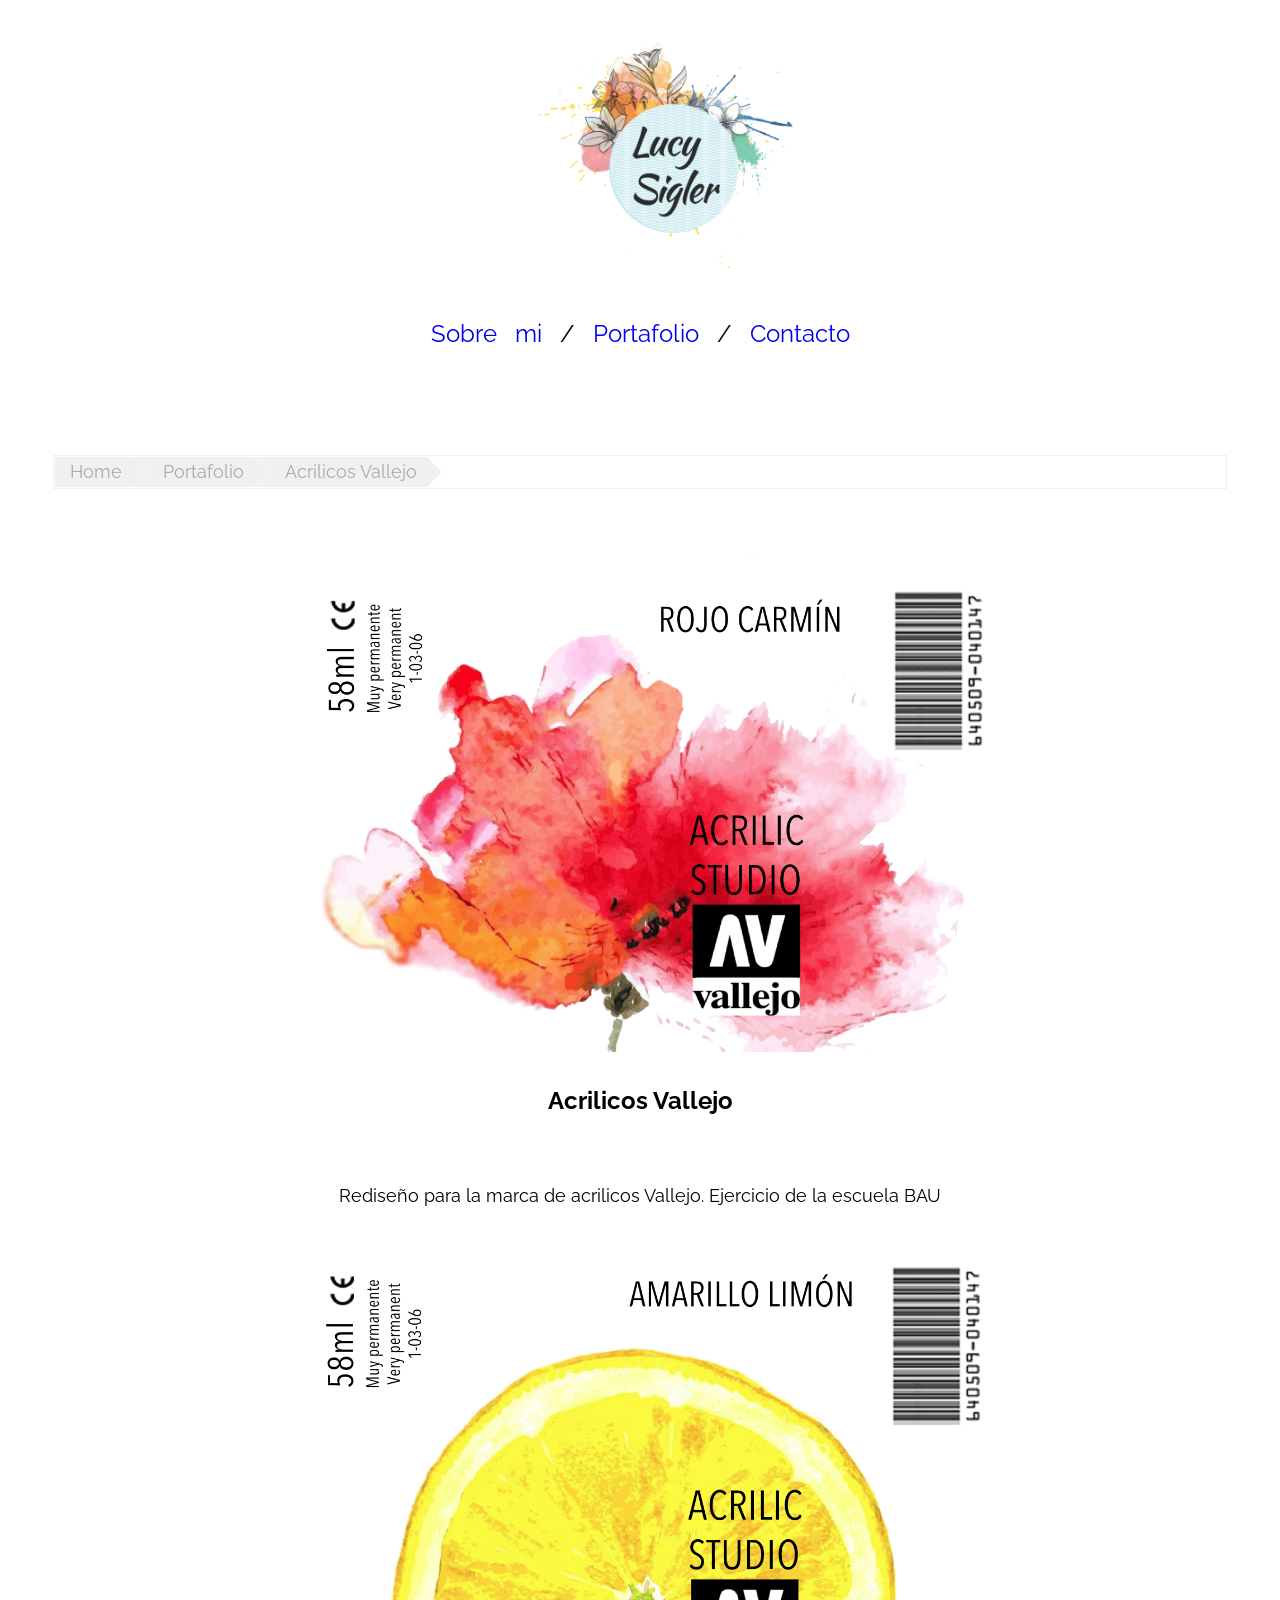
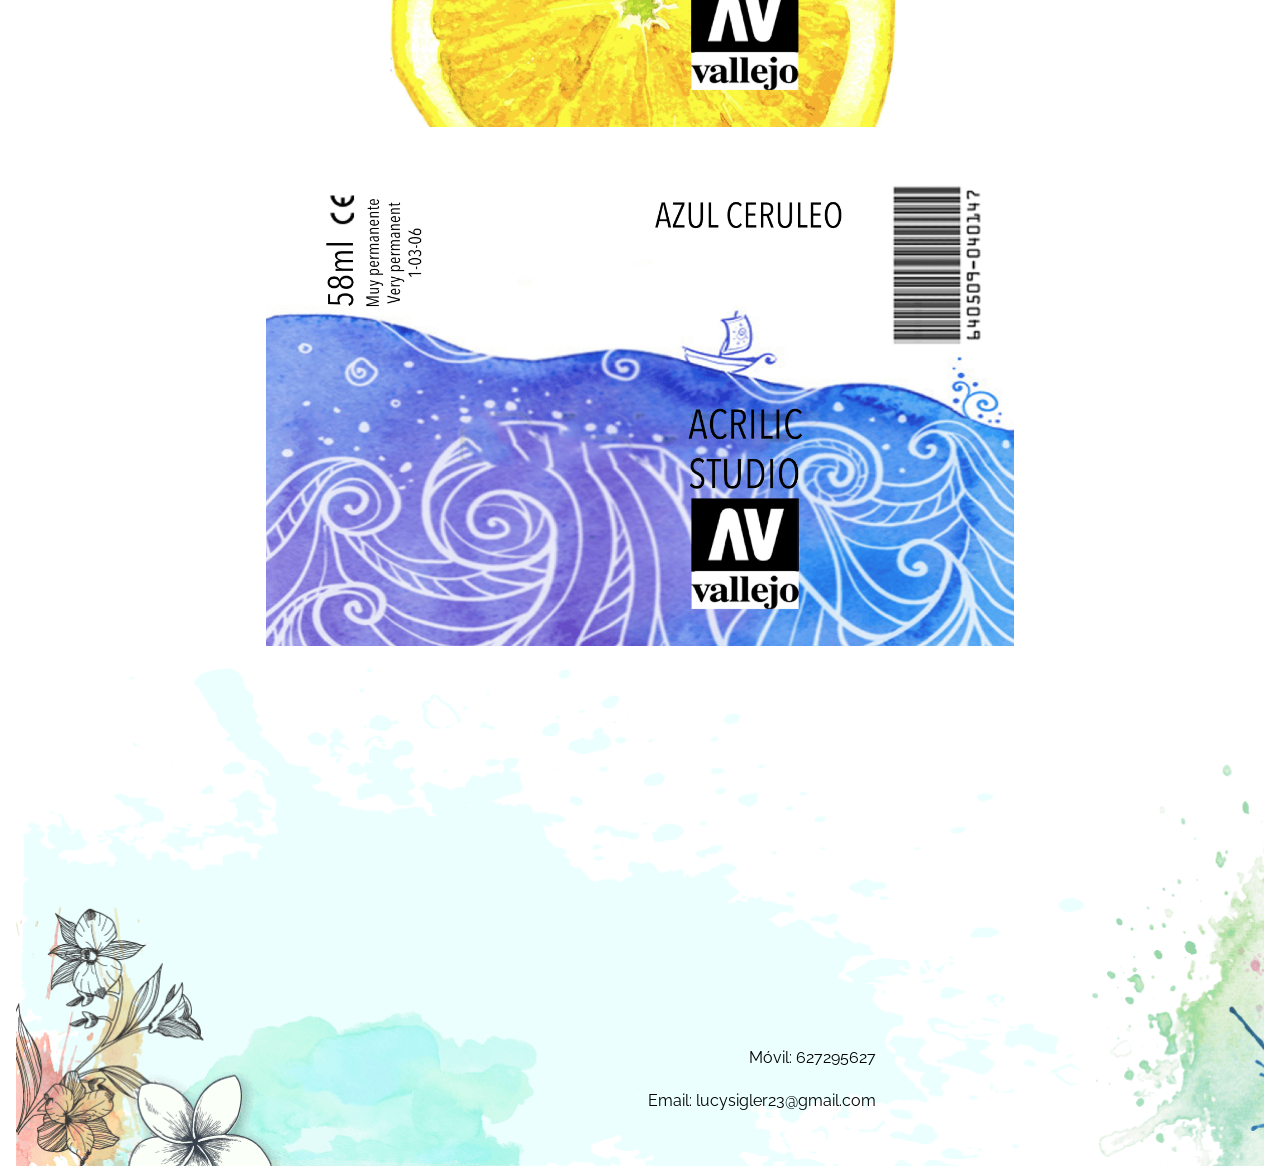
<file: acrilicos.html>
<!DOCTYPE html>
<html>
<head>
	<title>Lucy Sigler Portafolio</title>
	<meta name="viewport" content="width=device-width, initial-scale=1, maximum-scale=1" />

	<link href='https://fonts.googleapis.com/css?family=Raleway' rel='stylesheet' type='text/css'>

	<link href='https://fonts.googleapis.com/css?family=Raleway:700' rel='stylesheet' type='text/css'>

	<link href='https://fonts.googleapis.com/css?family=Raleway:700' rel='stylesheet' type='text/css'>

	<link rel="stylesheet" href="css/main.css">
	<script src="https://ajax.googleapis.com/ajax/libs/jquery/1.9.1/jquery.min.js"></script>
	<script>
		$(function() {

			var btn_movil = $('#nav-mobile'),
			menu = $('#menu').find('ul');

	        // Al dar click agregar/quitar clases que permiten el despliegue del menú
	        btn_movil.on('click', function (e) {
	        	e.preventDefault();

	        	var el = $(this);

	        	el.toggleClass('nav-active');
	        	menu.toggleClass('open-menu');
	        })

	    });
	</script>

</head>

<body>
	<!-- MENU-->
	<div class="menu">
		<a href="index.html"><img SRC="img/logo.png"></a>
		<nav id="menuDesktop" ><a class="menuDesktop" id="nav_menuDesktop" href="#"></a>
			<a href="sobremi.html">Sobre mi</a> /
			<a href="portafolio.html">Portafolio</a> /
			<a href="contacto.html">Contacto</a>
		</nav> 
		<nav id="menu"><a class="nav-mobile" id="nav-mobile" href="#"></a>
			<ul>
				<li><a href="index.html">Home</a></li>
				<li><a href="sobremi.html">Sobre mi</a></li>
				<li><a href="portafolio.html">Portafolio</a></li>
				<li><a href="contacto.html">Contacto</a></li>
			</ul>
		</nav>           

	</div>


	<!-- pagina-->

<div class="migadepan">
<p id="breadcrumb">
  <a href="index.html">Home</a>
 <a href="portafolio.html">Portafolio</a>
  <a href="acrilicos.html">Acrilicos Vallejo</a>
  
 
	</ul></div>


	<div class="contenedor_ficha">



		<img src="img/rojo.png">

	<div class="texto_exp">	
	<h1>Acrilicos Vallejo</h1>
	<p>
		<p>Rediseño para la marca de acrilicos Vallejo. Ejercicio de la escuela BAU</p>
	</div>
		<img src="img/amarillo.png">
		<img src="img/azul.png">
		
	</div>


<footer>
	<div class="info_footer">
			<p>Móvil: 627295627</p>
			<p>Email: lucysigler23@gmail.com</p>
			</div>
</footer>
</body>

</html>
</file>
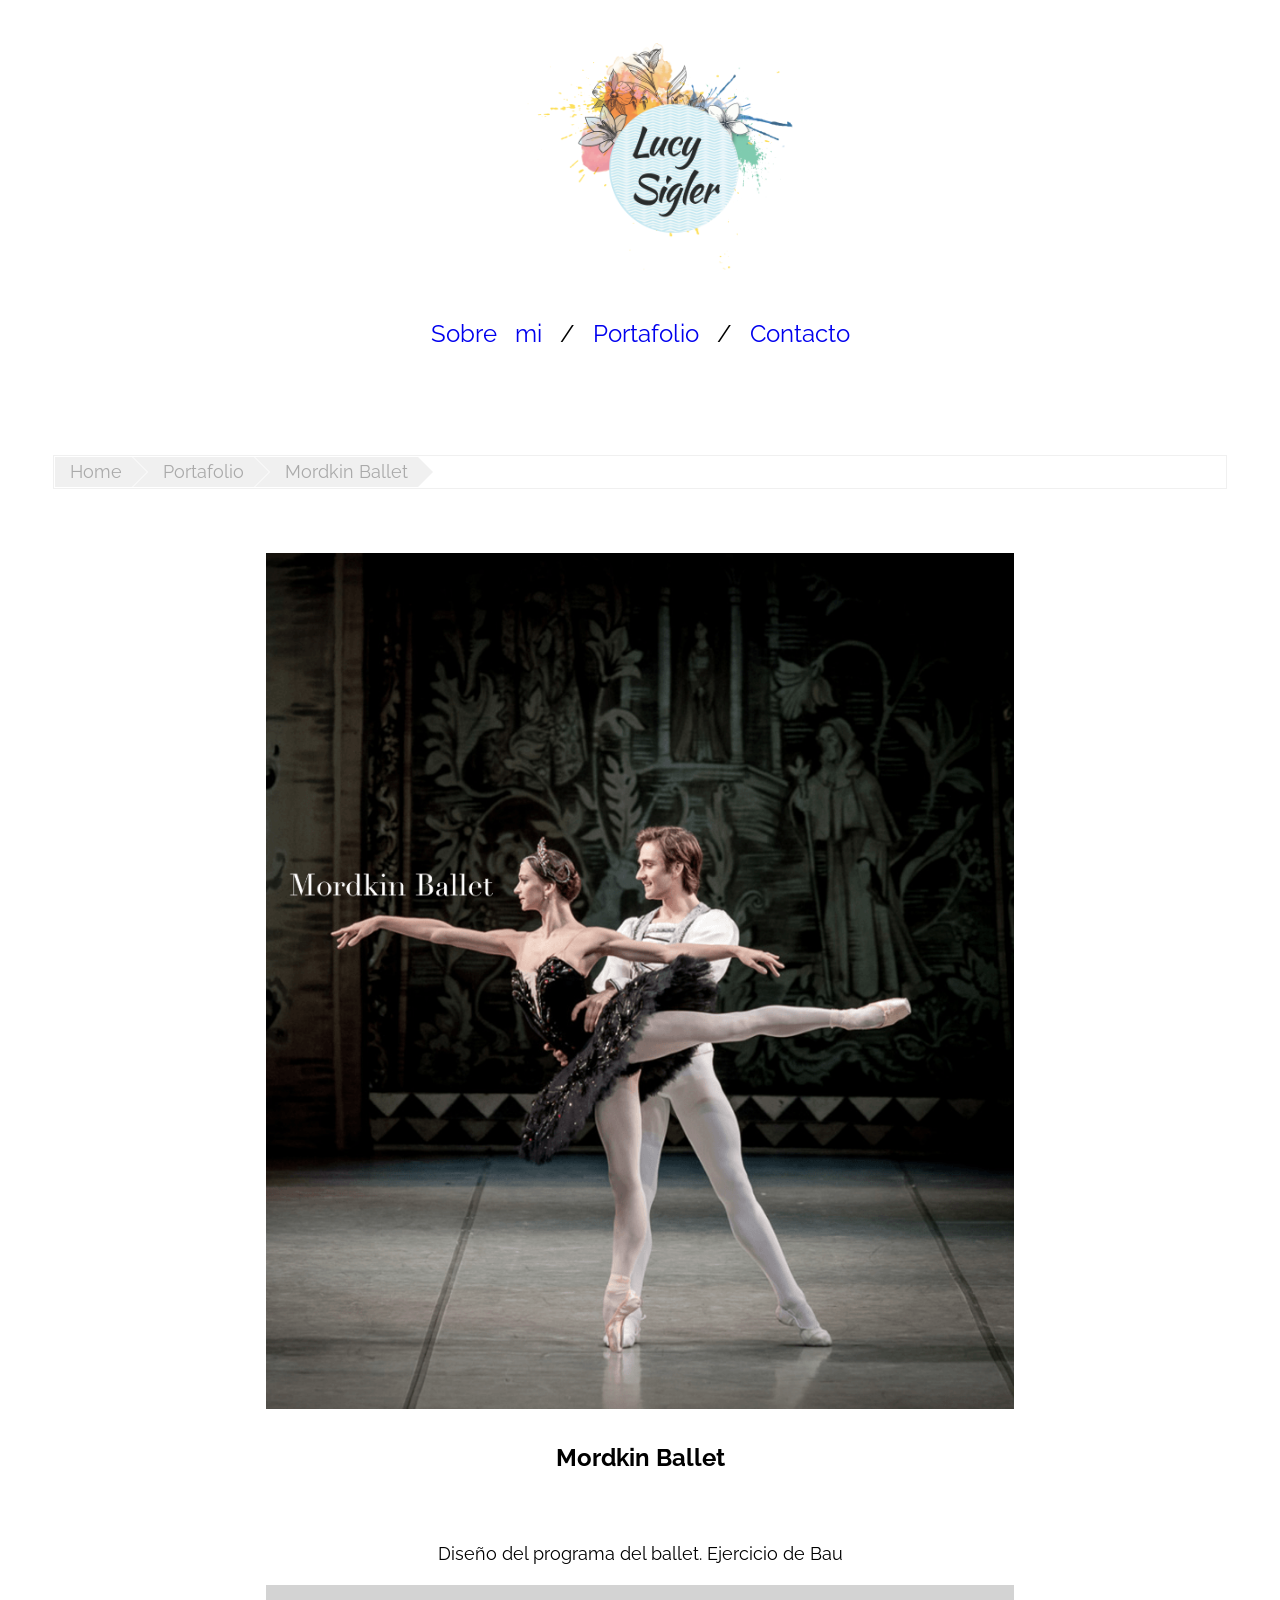
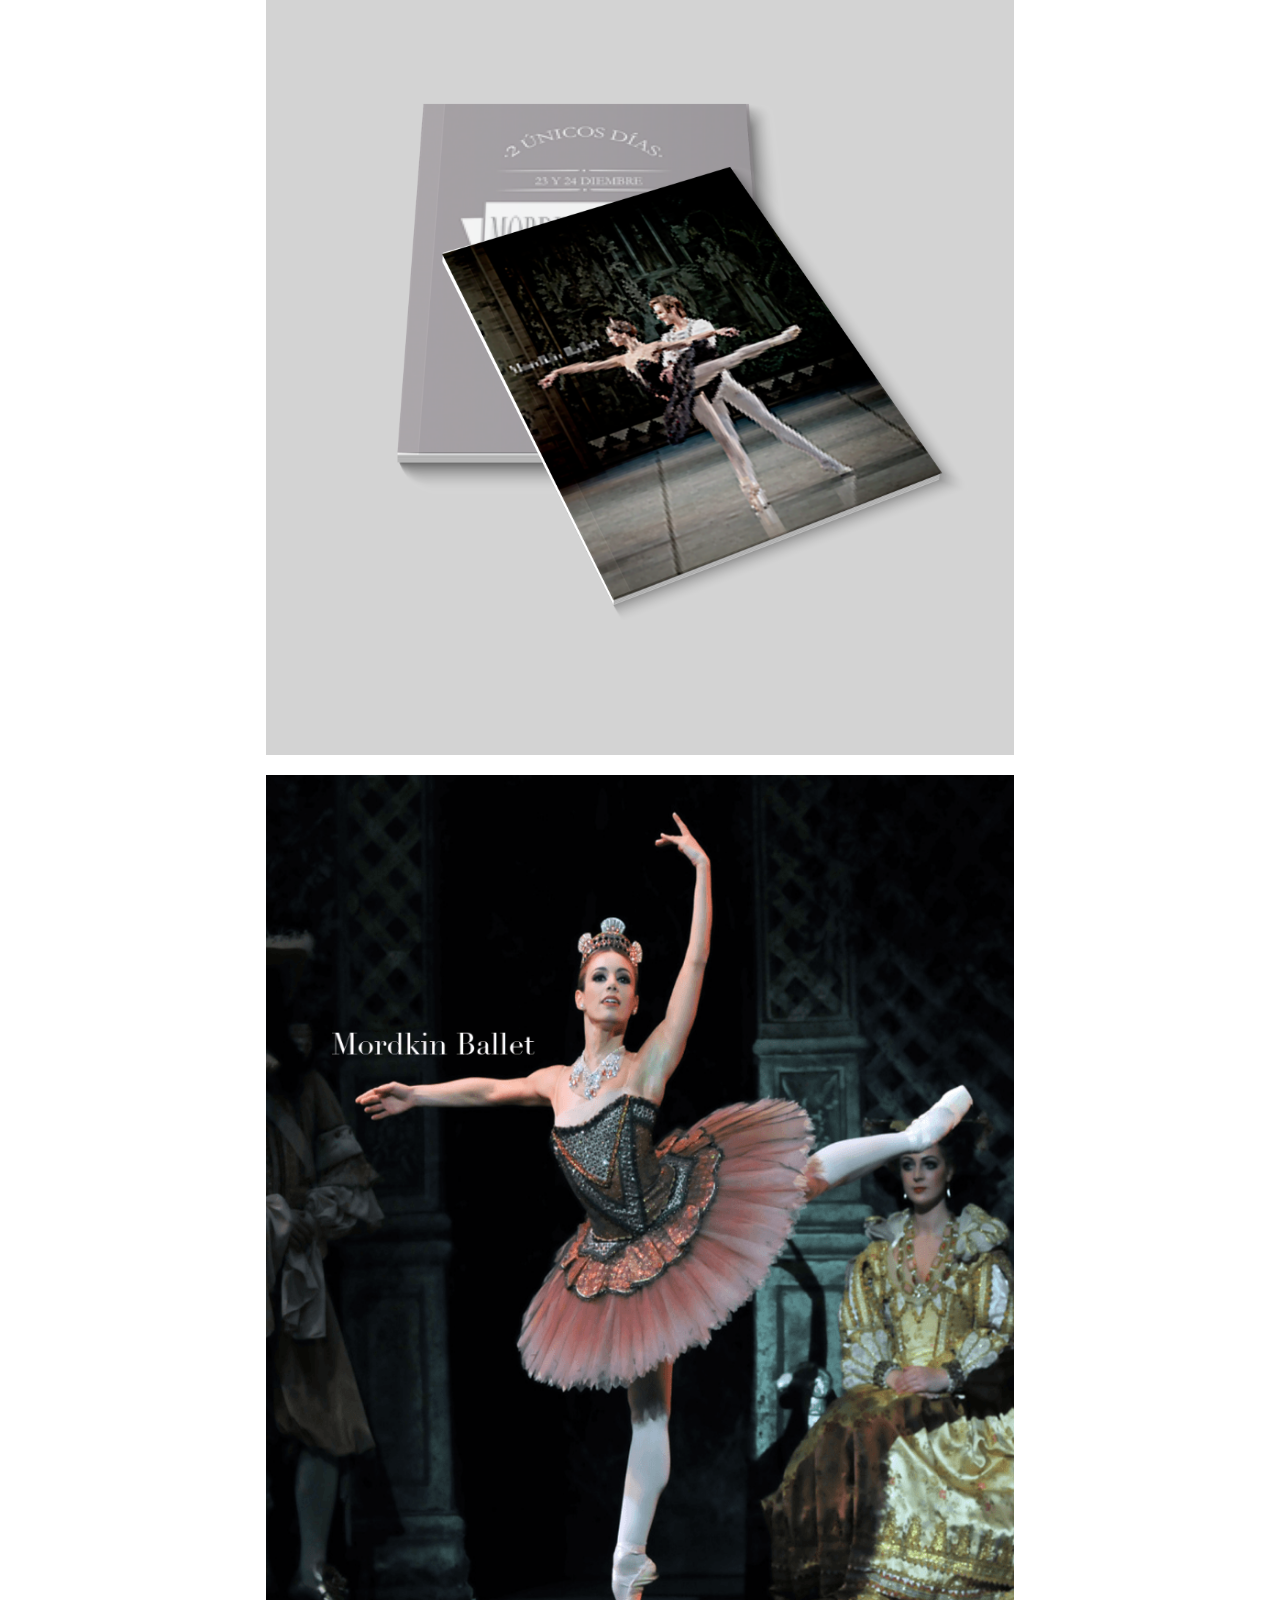
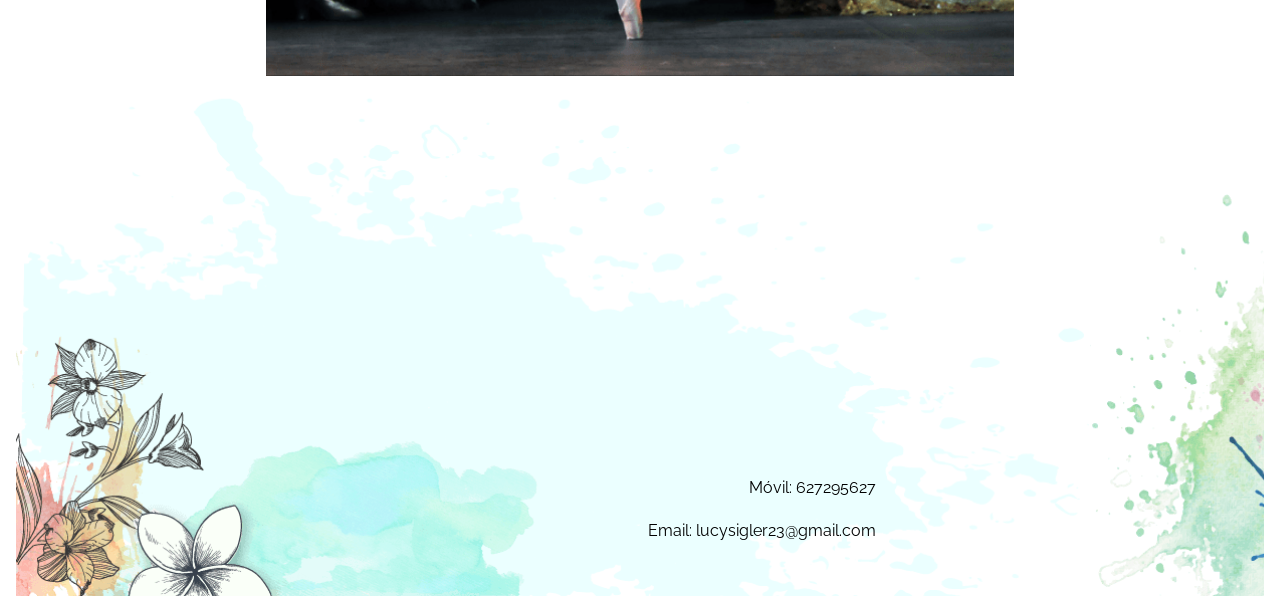
<file: balet.html>
<!DOCTYPE html>
<html>
<meta charset="utf-8">
<head>
	<title>Lucy Sigler Portafolio</title>
	<meta name="viewport" content="width=device-width, initial-scale=1, maximum-scale=1" />

	<link href='https://fonts.googleapis.com/css?family=Raleway' rel='stylesheet' type='text/css'>

	<link href='https://fonts.googleapis.com/css?family=Raleway:700' rel='stylesheet' type='text/css'>

	<link href='https://fonts.googleapis.com/css?family=Raleway:700' rel='stylesheet' type='text/css'>

	<link rel="stylesheet" href="css/main.css">
	<script src="https://ajax.googleapis.com/ajax/libs/jquery/1.9.1/jquery.min.js"></script>
	<script>
		$(function() {

			var btn_movil = $('#nav-mobile'),
			menu = $('#menu').find('ul');

	        // Al dar click agregar/quitar clases que permiten el despliegue del menú
	        btn_movil.on('click', function (e) {
	        	e.preventDefault();

	        	var el = $(this);

	        	el.toggleClass('nav-active');
	        	menu.toggleClass('open-menu');
	        })

	    });
	</script>

</head>

<body>
	<!-- MENU-->
	<div class="menu">
		<a href="index.html"><img SRC="img/logo.png"></a>
		<nav id="menuDesktop" ><a class="menuDesktop" id="nav_menuDesktop" href="#"></a>
			<a href="sobremi.html">Sobre mi</a> /
			<a href="portafolio.html">Portafolio</a> /
			<a href="contacto.html">Contacto</a>
		</nav> 
		<nav id="menu"><a class="nav-mobile" id="nav-mobile" href="#"></a>
			<ul>
				<li><a href="index.html">Home</a></li>
				<li><a href="sobremi.html">Sobre mi</a></li>
				<li><a href="portafolio.html">Portafolio</a></li>
				<li><a href="contacto.html">Contacto</a></li>
			</ul>
		</nav>           

	</div>


	<!-- pagina-->

<div class="migadepan">
<p id="breadcrumb">
  <a href="index.html">Home</a>
 <a href="portafolio.html">Portafolio</a>
  <a href="balet.html">Mordkin Ballet</a>
  
 
	</ul></div>


	<div class="contenedor_ficha">



		<img src="img/balet.png">

	<div class="texto_exp">	
	<h1>Mordkin Ballet</h1>
	<p>
		<p>Diseño del programa del ballet. Ejercicio de Bau</p>
	</div>
	<img src="img/b_1.png">
		<img src="img/balet2.png">
		
		
	</div>


<footer>
	<div class="info_footer">
			<p>Móvil: 627295627</p>
			<p>Email: lucysigler23@gmail.com</p>
			</div>
</footer>
</body>

</html>
</file>
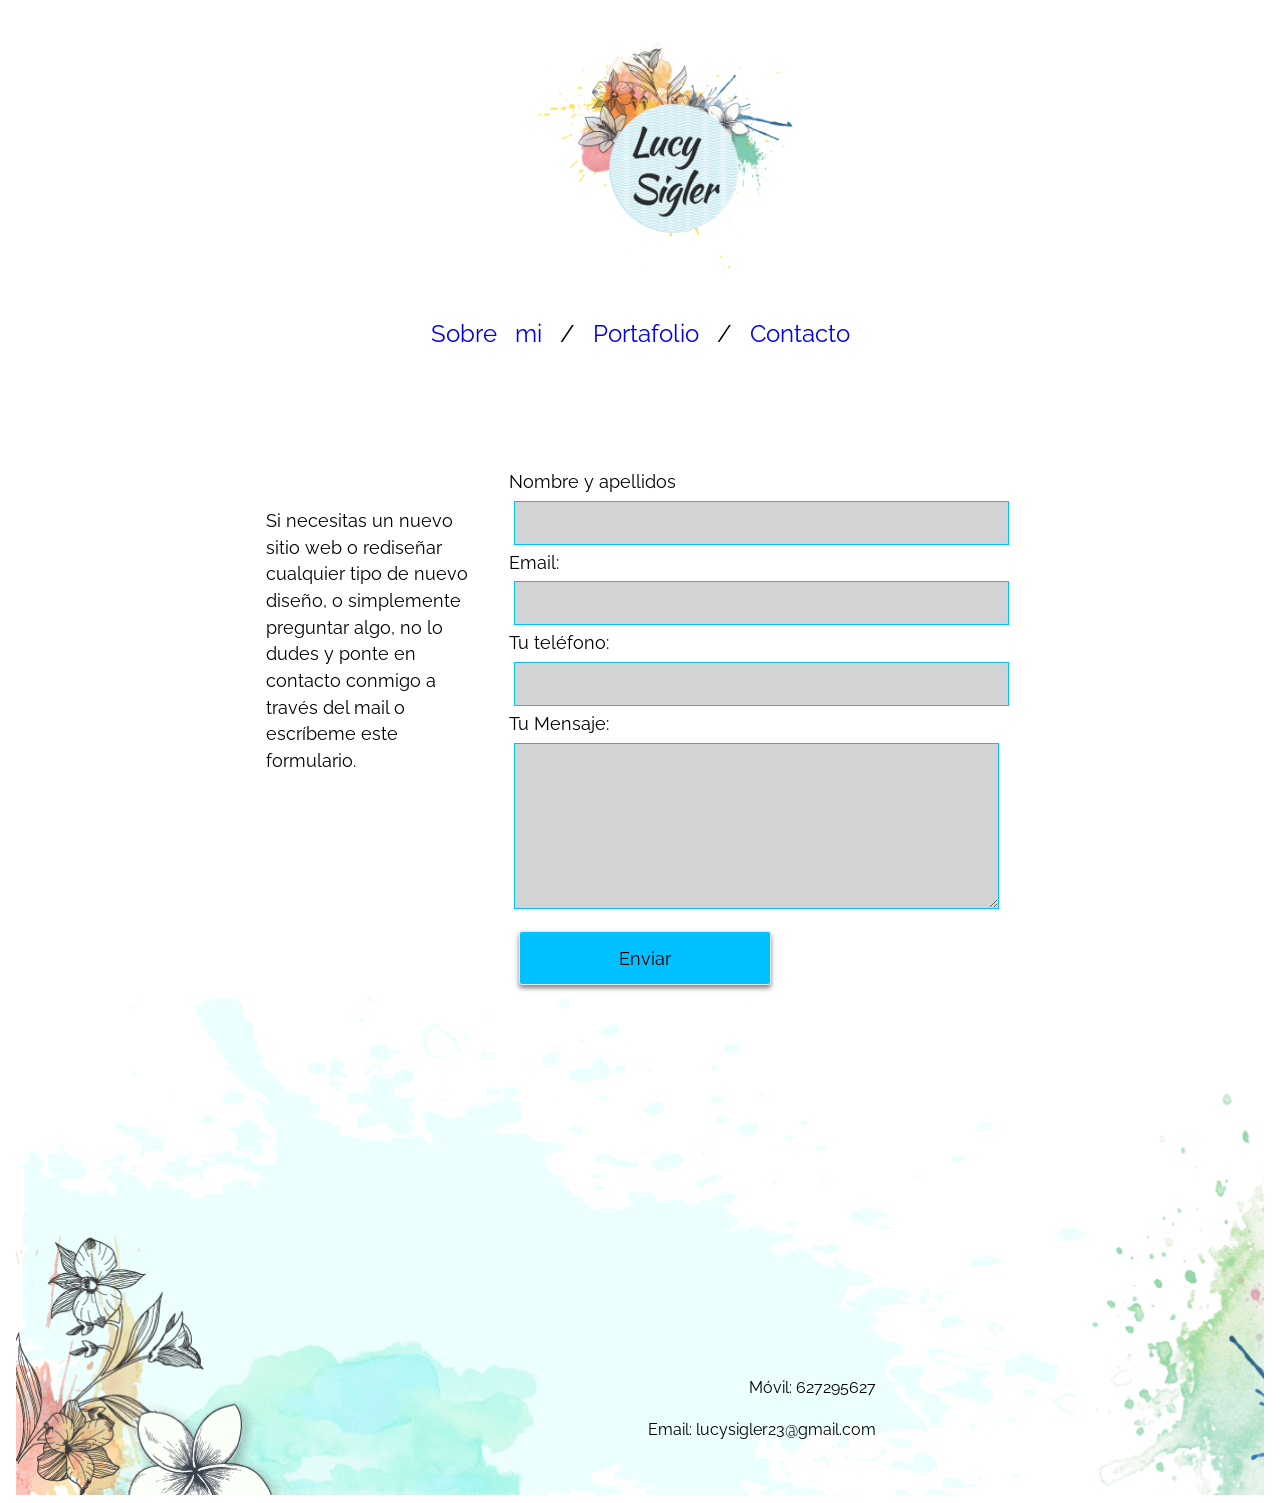
<file: contacto.html>
<!DOCTYPE html>
<html>
<head>
	<title>Lucy Sigler- Style Guide</title>
	<meta charset="UTF-8">

	 <link href="css/main.css" type="style/css" rel="stylesheet">
	<link href='https://fonts.googleapis.com/css?family=Raleway:400,700' rel='stylesheet' type='text/css'>
    <link rel="stylesheet" href="css/main.css">
    <script src="https://ajax.googleapis.com/ajax/libs/jquery/1.9.1/jquery.min.js"></script>
    <script>
        $(function() {

            var btn_movil = $('#nav-mobile'),
                menu = $('#menu').find('ul');

            // Al dar click agregar/quitar clases que permiten el despliegue del menú
            btn_movil.on('click', function (e) {
                e.preventDefault();

                var el = $(this);

                el.toggleClass('nav-active');
                menu.toggleClass('open-menu');
            })

        });
       
    </script>
    <script type="text/javascript">
         function sendMail() {
            var link = "mailto:lucysigler23@gmail.com"
             + "?cc="
             + "&subject= Tienes un mensaje de " + escape(document.getElementById('nombre').value)
             + "&body= Email: "  + document.getElementById('email').value + "  Telefono : " 
                                 + document.getElementById('telefono').value +" "
                                 + escape(document.getElementById('mensaje').value);

            window.location.href = link;
};
    </script>

</head>


	<body>

    <!-- MENU-->
    <div class="menu">
           <a href="index.html"><img SRC="img/logo.png"></a>
            <nav id="menuDesktop" ><a class="menuDesktop" id="nav_menuDesktop" href="#"></a>
                <a href="sobremi.html">Sobre mi</a> /
                <a href="portafolio.html">Portafolio</a> /
                <a href="contacto.html">Contacto</a>
            </nav> 
             <nav id="menu"><a class="nav-mobile" id="nav-mobile" href="#"></a>
        <ul>
        <li><a href="index.html">Home</a></li>
        <li><a href="sobremi.html">Sobre mi</a></li>
        <li><a href="portafolio.html">Portafolio</a></li>
        <li><a href="contacto.html">Contacto</a></li>
        </ul>
    </nav>           

        </div>

    <div class="contacto">

	   <div class ="texto_contacto">
		  <p>Si necesitas un nuevo sitio web o rediseñar cualquier tipo de nuevo diseño, o simplemente preguntar algo, no lo dudes y ponte en contacto conmigo a través del mail o escríbeme este formulario. </p>

		  
	   </div>


		<div class="formulario">

            <form action="sendMail()" method="post"" name="contacto" id ="contacto" >
                 <label for="nombre">Nombre y apellidos</label>
                <input name="h" value="submit" type="hidden"><br>

             
                <input id="nombre" name="nombre" size="60" type="text" required><br> Email:<br>
                <input id ="email" name="email" size="60" type="email"  font-size: 18pt; required><br> Tu teléfono:<br>
                <input id ="telefono" name="telefono" size="60" type="tel"><br> Tu Mensaje:<br>
                <textarea id="mensaje" name="mensaje" rows="10" cols="58"></textarea><br>
                <button onclick ="sendMail(); return false " >Enviar</button>   
            </form>
        </div>
    </div>

    	<footer>
            <div class="info_footer">
                <p>Móvil: 627295627</p>
                <p>Email: lucysigler23@gmail.com</p>
            </div>
                
            
    	</footer>
    </body>
</html>
</file>
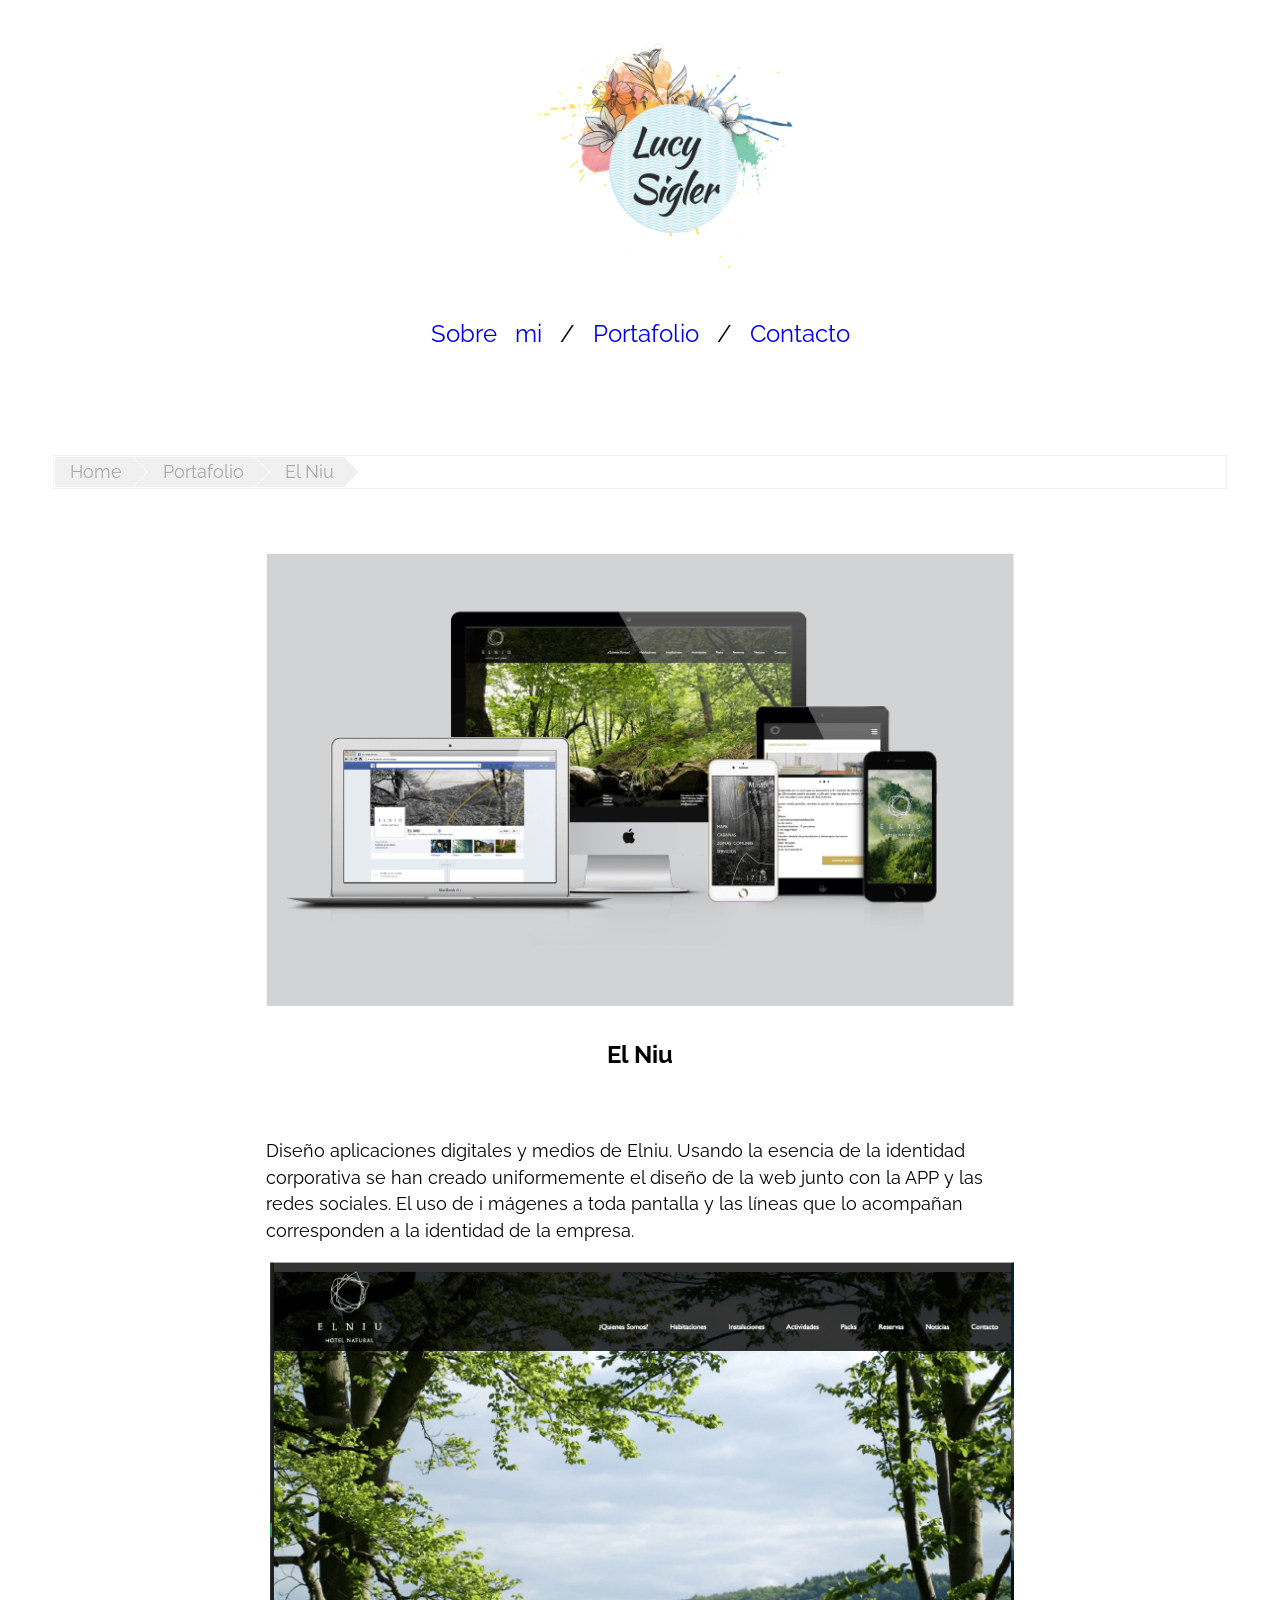
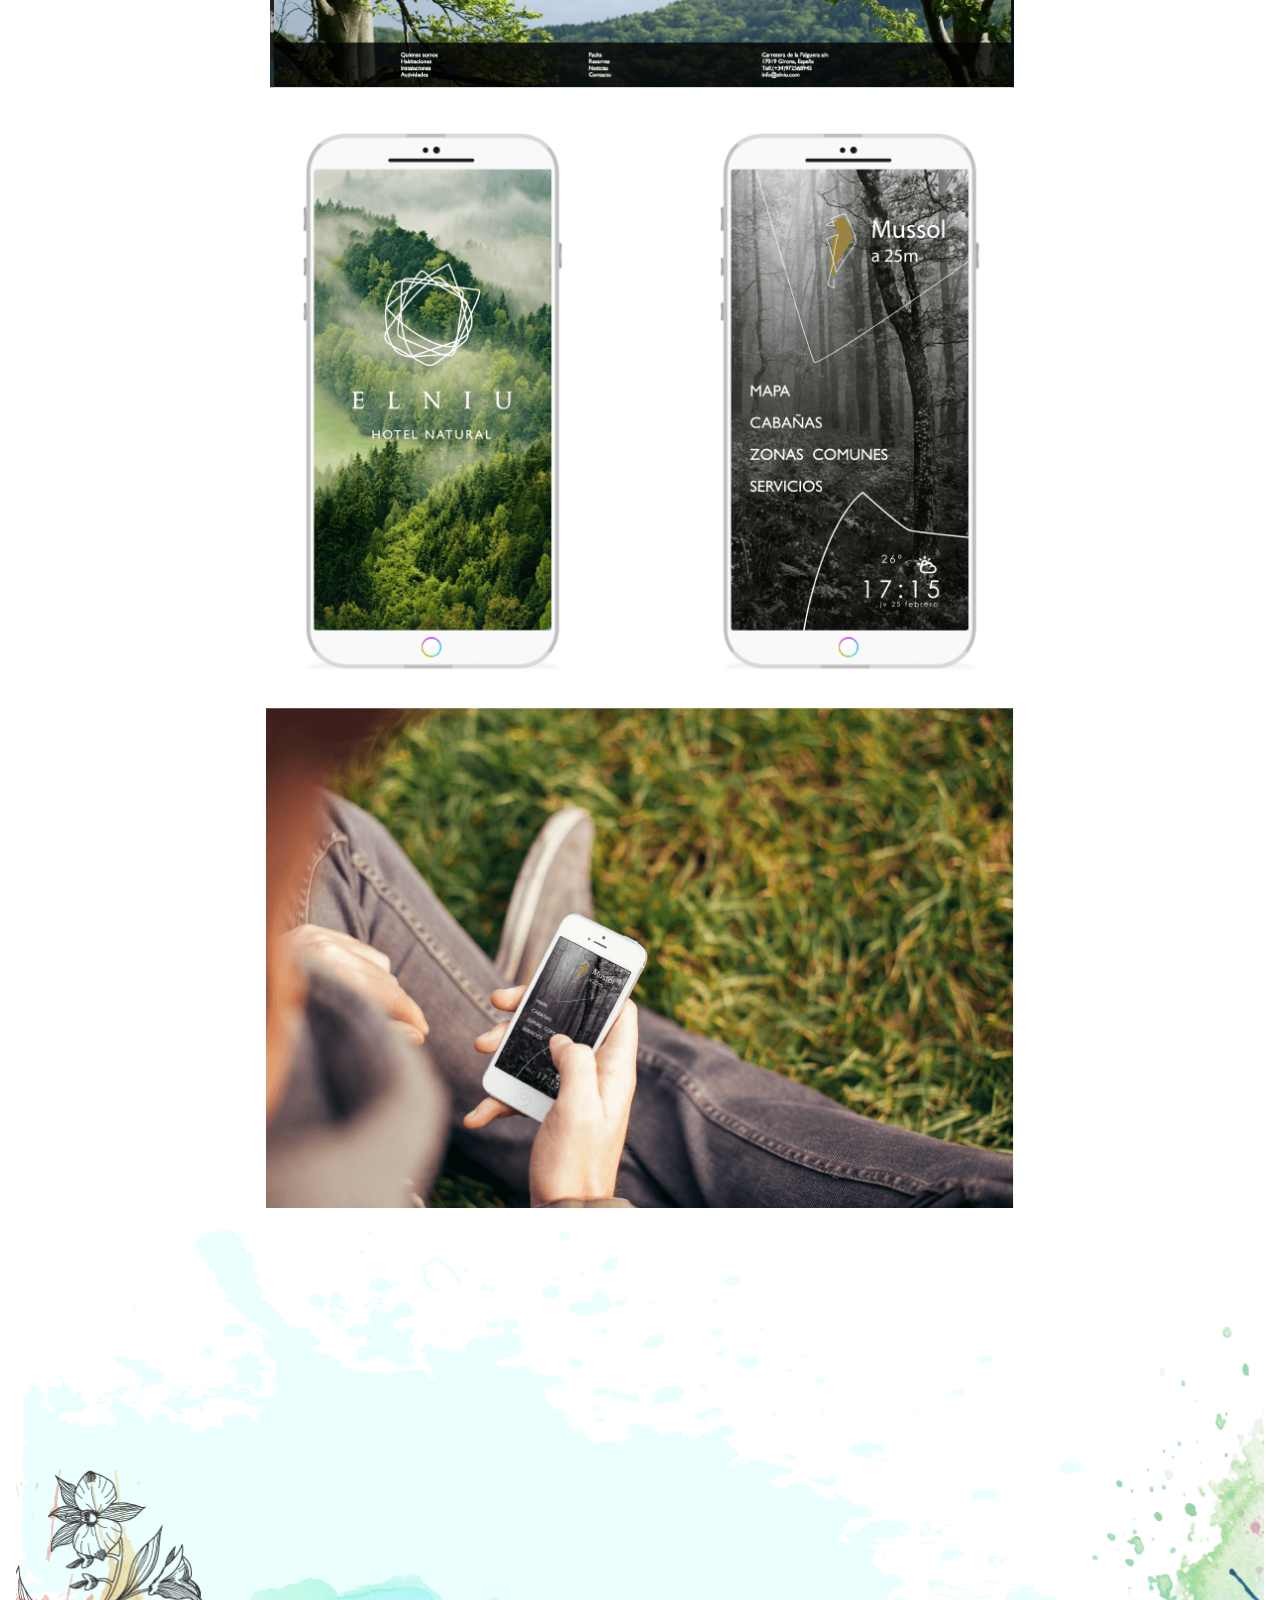
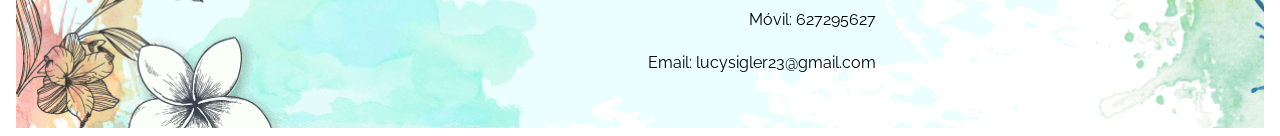
<file: ficha.html>
<!DOCTYPE html>
<html>
<head>
	<title>Lucy Sigler Portafolio</title>
	<meta name="viewport" content="width=device-width, initial-scale=1, maximum-scale=1" />

	<link href='https://fonts.googleapis.com/css?family=Raleway' rel='stylesheet' type='text/css'>

	<link href='https://fonts.googleapis.com/css?family=Raleway:700' rel='stylesheet' type='text/css'>

	<link href='https://fonts.googleapis.com/css?family=Raleway:700' rel='stylesheet' type='text/css'>

	<link rel="stylesheet" href="css/main.css">
	<script src="https://ajax.googleapis.com/ajax/libs/jquery/1.9.1/jquery.min.js"></script>
	<script>
		$(function() {

			var btn_movil = $('#nav-mobile'),
			menu = $('#menu').find('ul');

	        // Al dar click agregar/quitar clases que permiten el despliegue del menú
	        btn_movil.on('click', function (e) {
	        	e.preventDefault();

	        	var el = $(this);

	        	el.toggleClass('nav-active');
	        	menu.toggleClass('open-menu');
	        })

	    });
	</script>

</head>

<body>
	<!-- MENU-->
	<div class="menu">
		<a href="index.html"><img SRC="img/logo.png"></a>
		<nav id="menuDesktop" ><a class="menuDesktop" id="nav_menuDesktop" href="#"></a>
			<a href="sobremi.html">Sobre mi</a> /
			<a href="portafolio.html">Portafolio</a> /
			<a href="contacto.html">Contacto</a>
		</nav> 
		<nav id="menu"><a class="nav-mobile" id="nav-mobile" href="#"></a>
			<ul>
				<li><a href="index.html">Home</a></li>
				<li><a href="sobremi.html">Sobre mi</a></li>
				<li><a href="portafolio.html">Portafolio</a></li>
				<li><a href="contacto.html">Contacto</a></li>
			</ul>
		</nav>           

	</div>


	<!-- pagina-->

<div class="migadepan">
<p id="breadcrumb">
  <a href="index.html">Home</a>
 <a href="portafolio.html">Portafolio</a>
  <a href="ficha.html">El Niu</a>
  
 
	</ul></div>


	<div class="contenedor_ficha">



		<img src="img/portfolio_web-02.png">

	<div class="texto_exp">	
	<h1>El Niu</h1>
	<p>
		<p>Diseño aplicaciones digitales y medios de Elniu. Usando la esencia de la identidad corporativa se han creado  uniformemente el diseño de la web junto con la APP y las redes 
sociales. El uso de i
mágenes a toda pantalla y las líneas que lo acompañan corresponden a la 
identidad de la empresa.</p>
	</div>
		<img src="img/portfolio_web-03.png">
		<img src="img/portfolio_web-04.png">
		<img src="img/portfolio_web-05.png">
	</div>


<footer>
	<div class="info_footer">
			<p>Móvil: 627295627</p>
			<p>Email: lucysigler23@gmail.com</p>
			</div>
</footer>
</body>

</html>
</file>
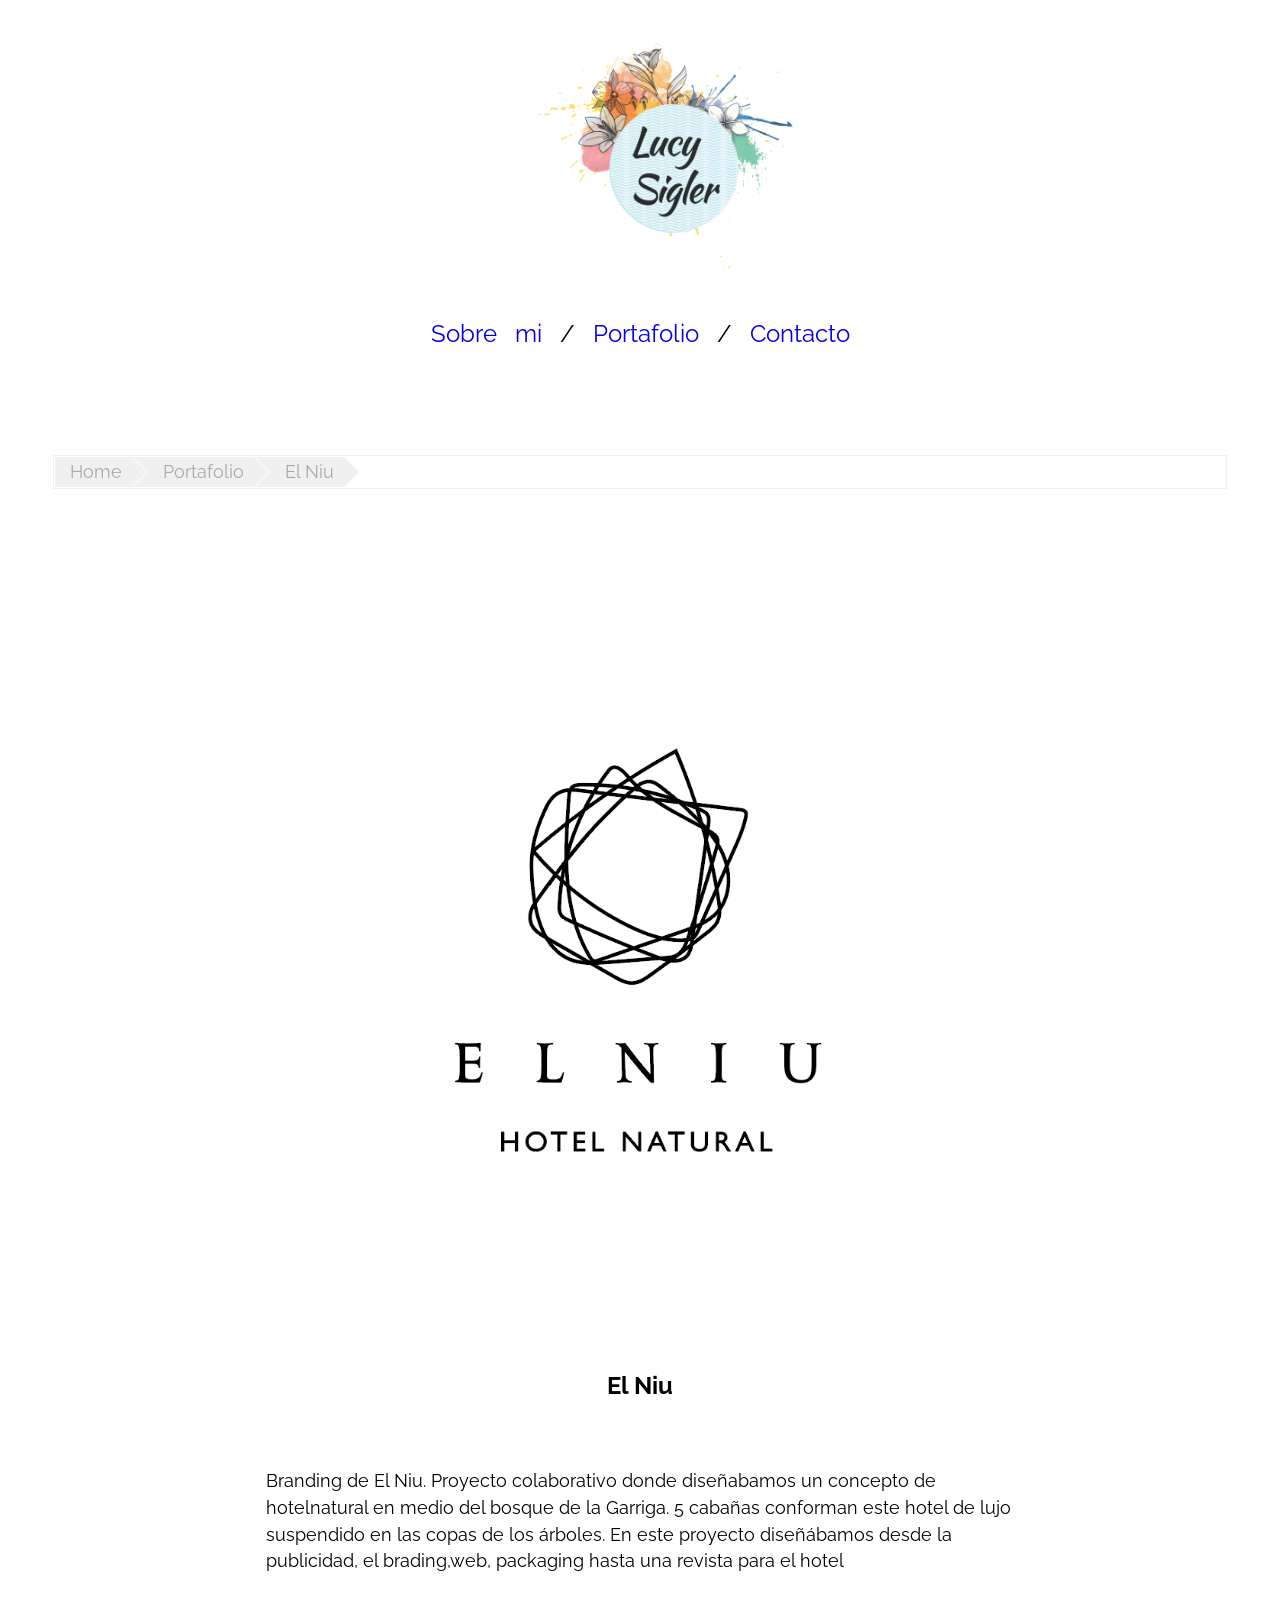
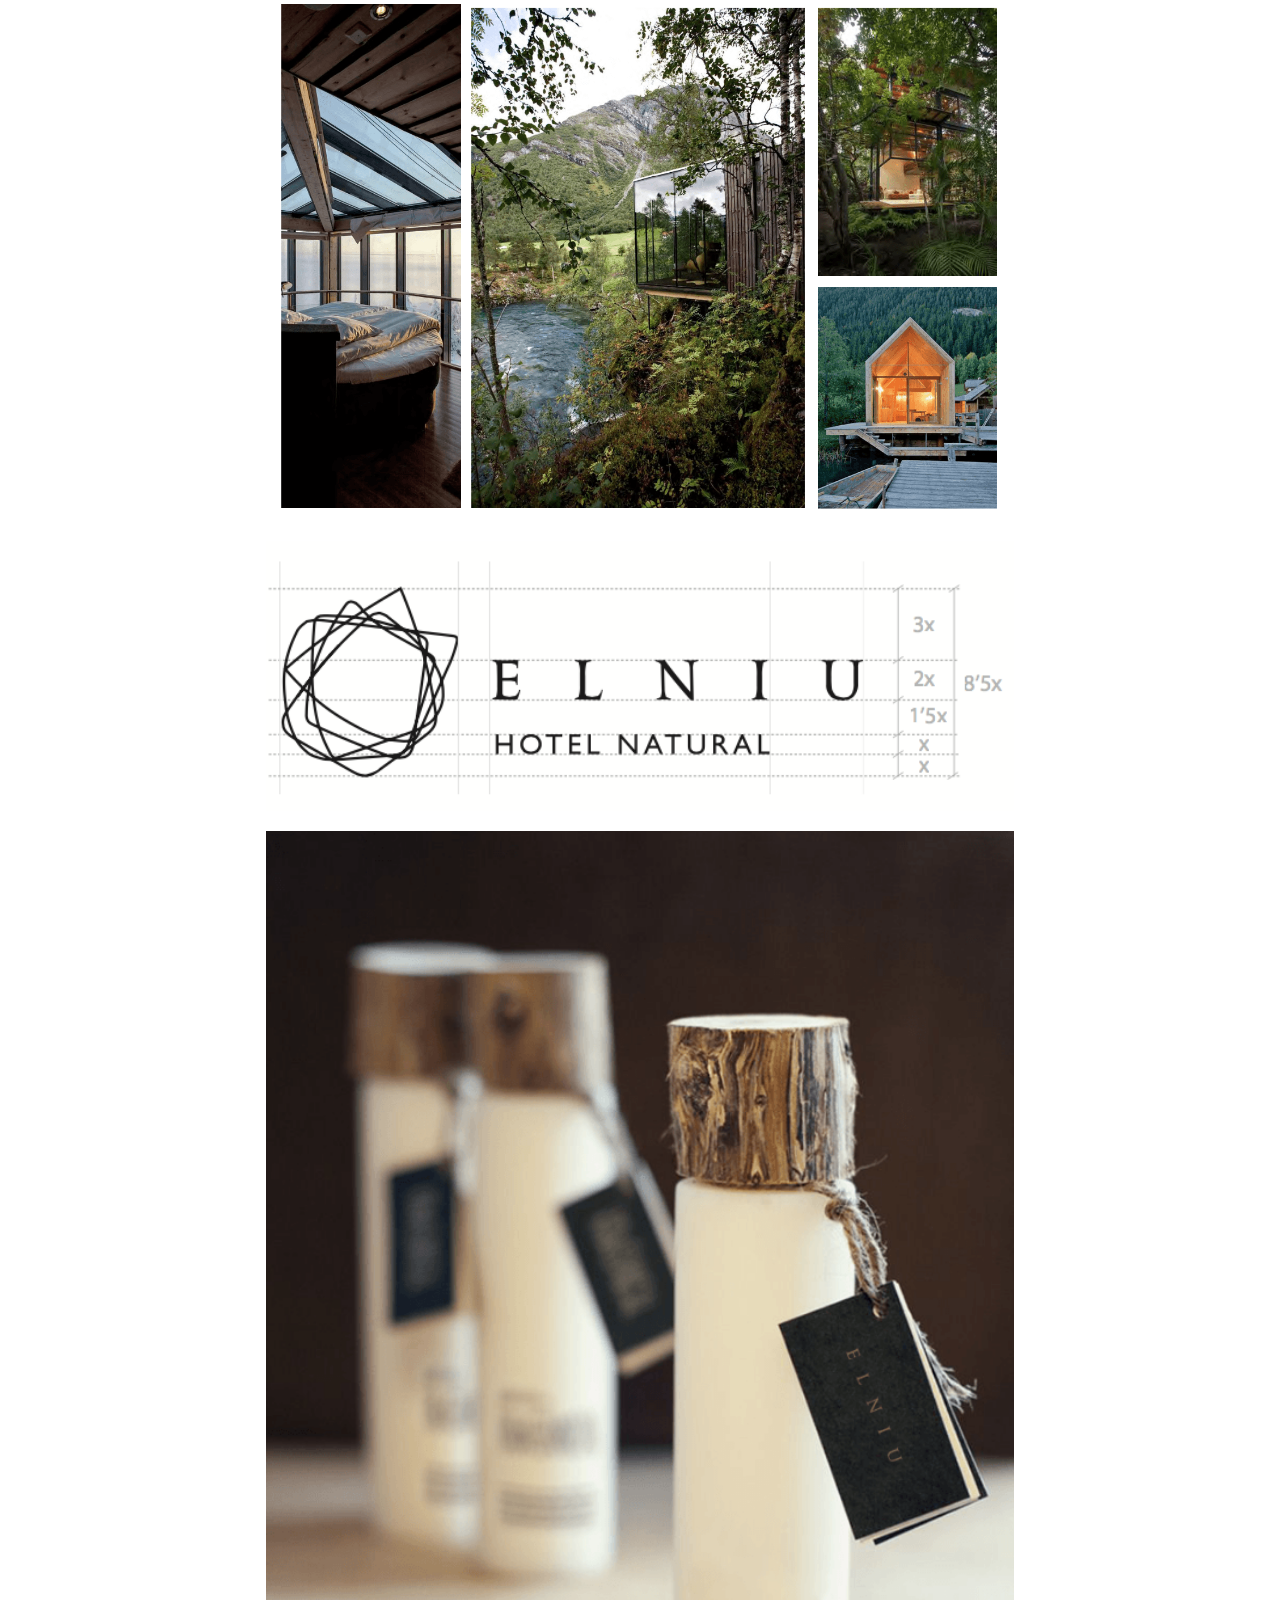
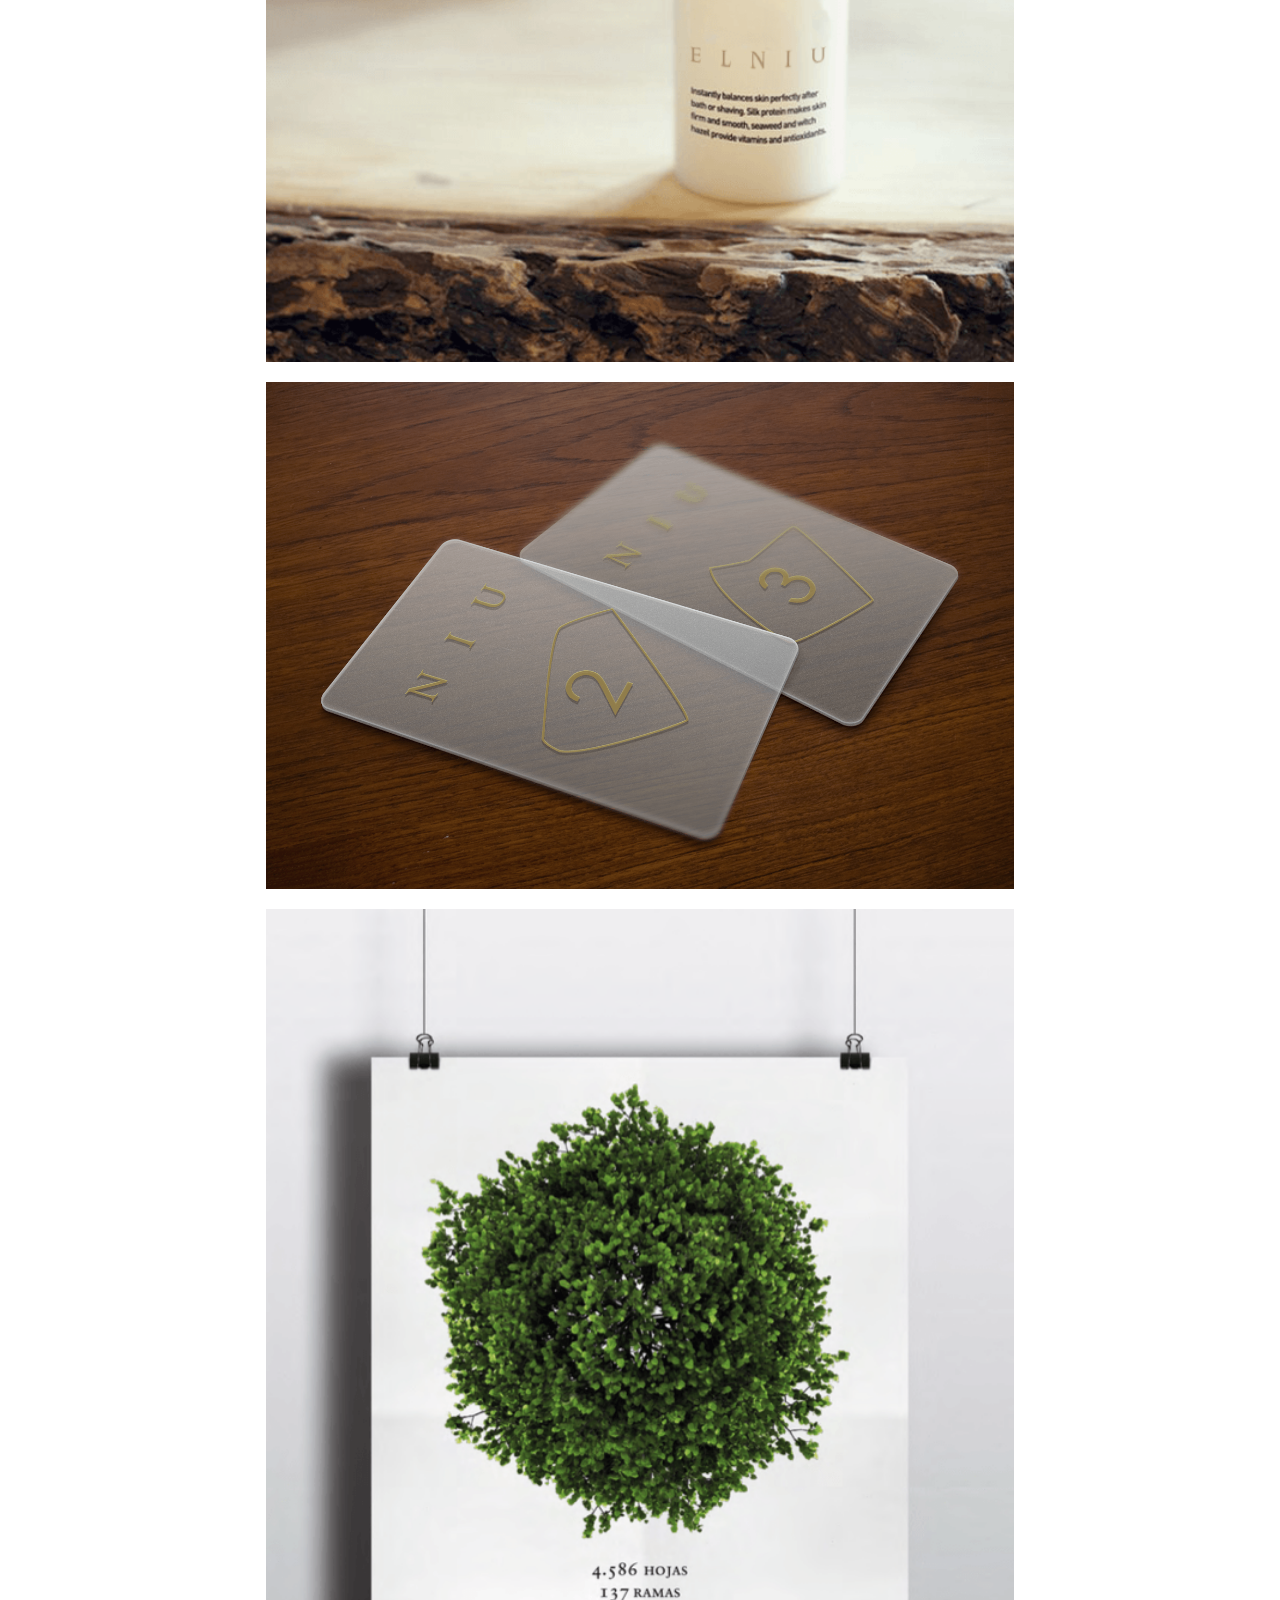
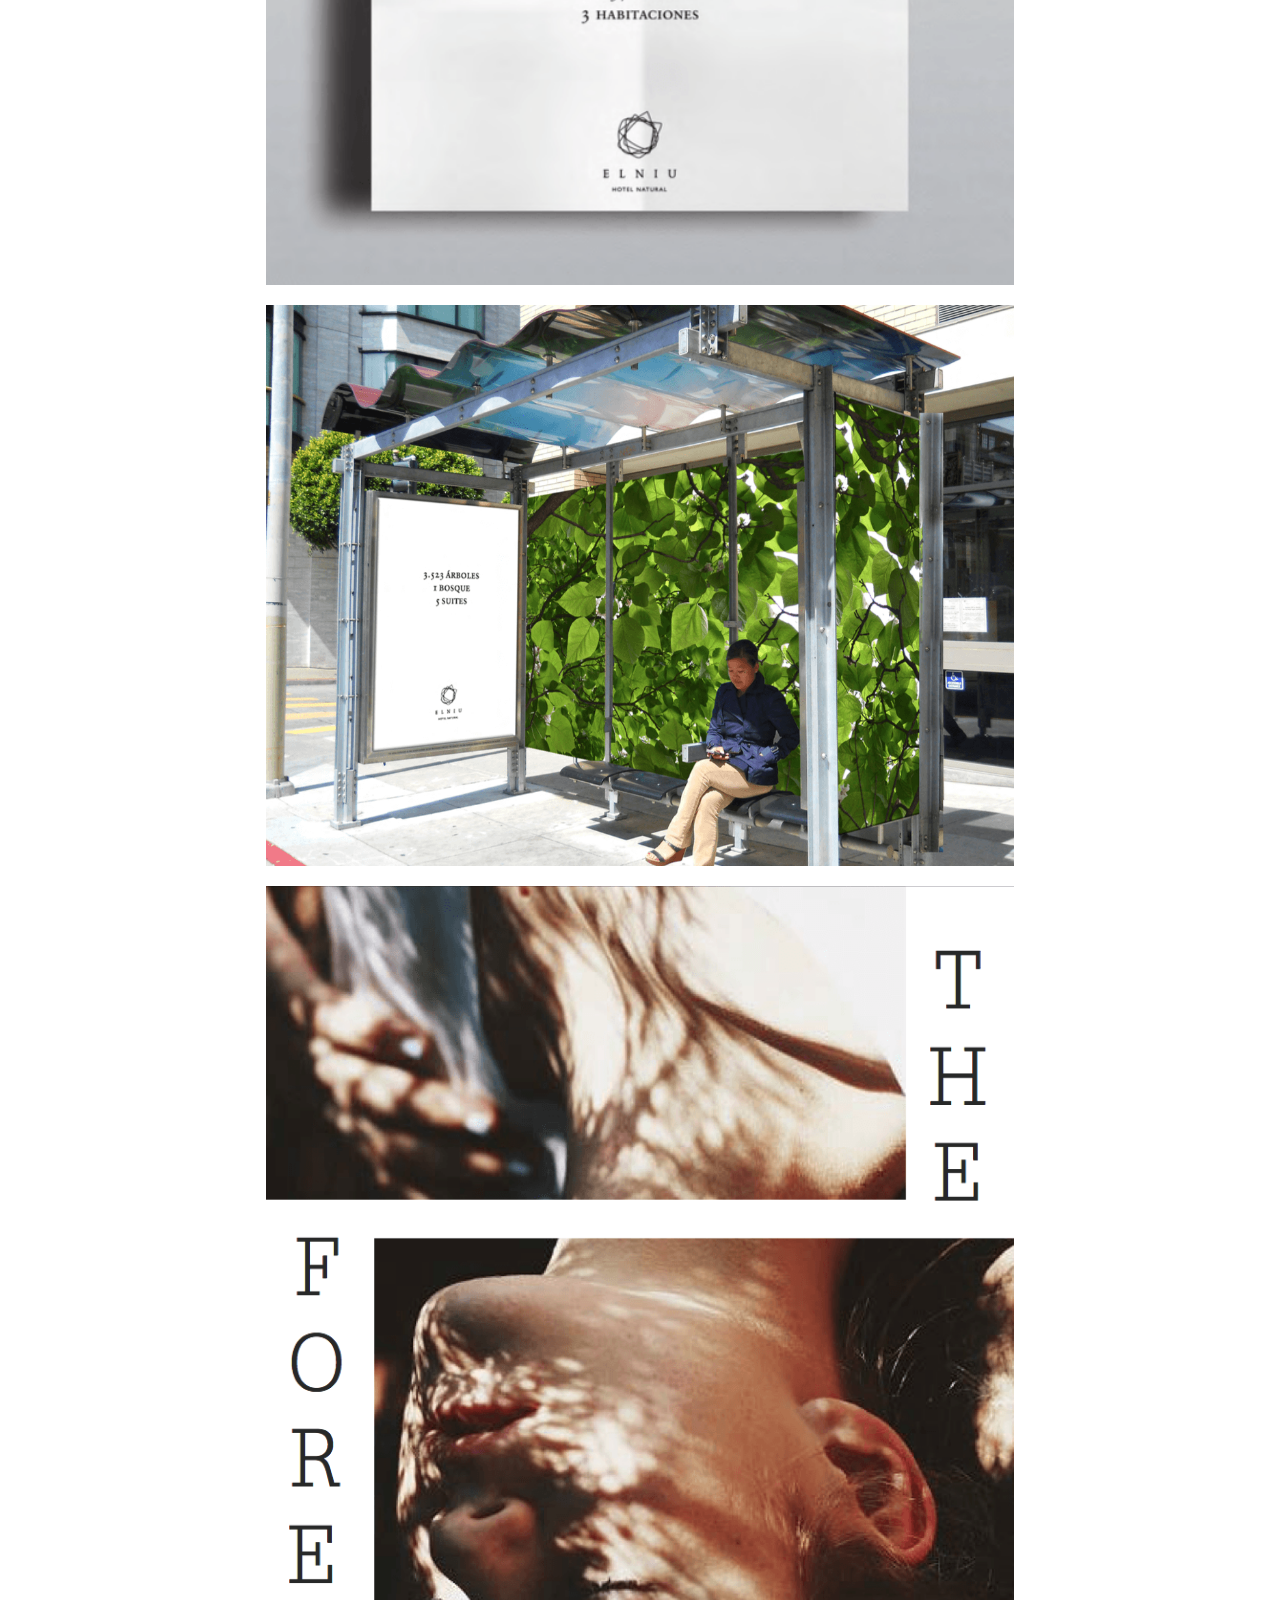
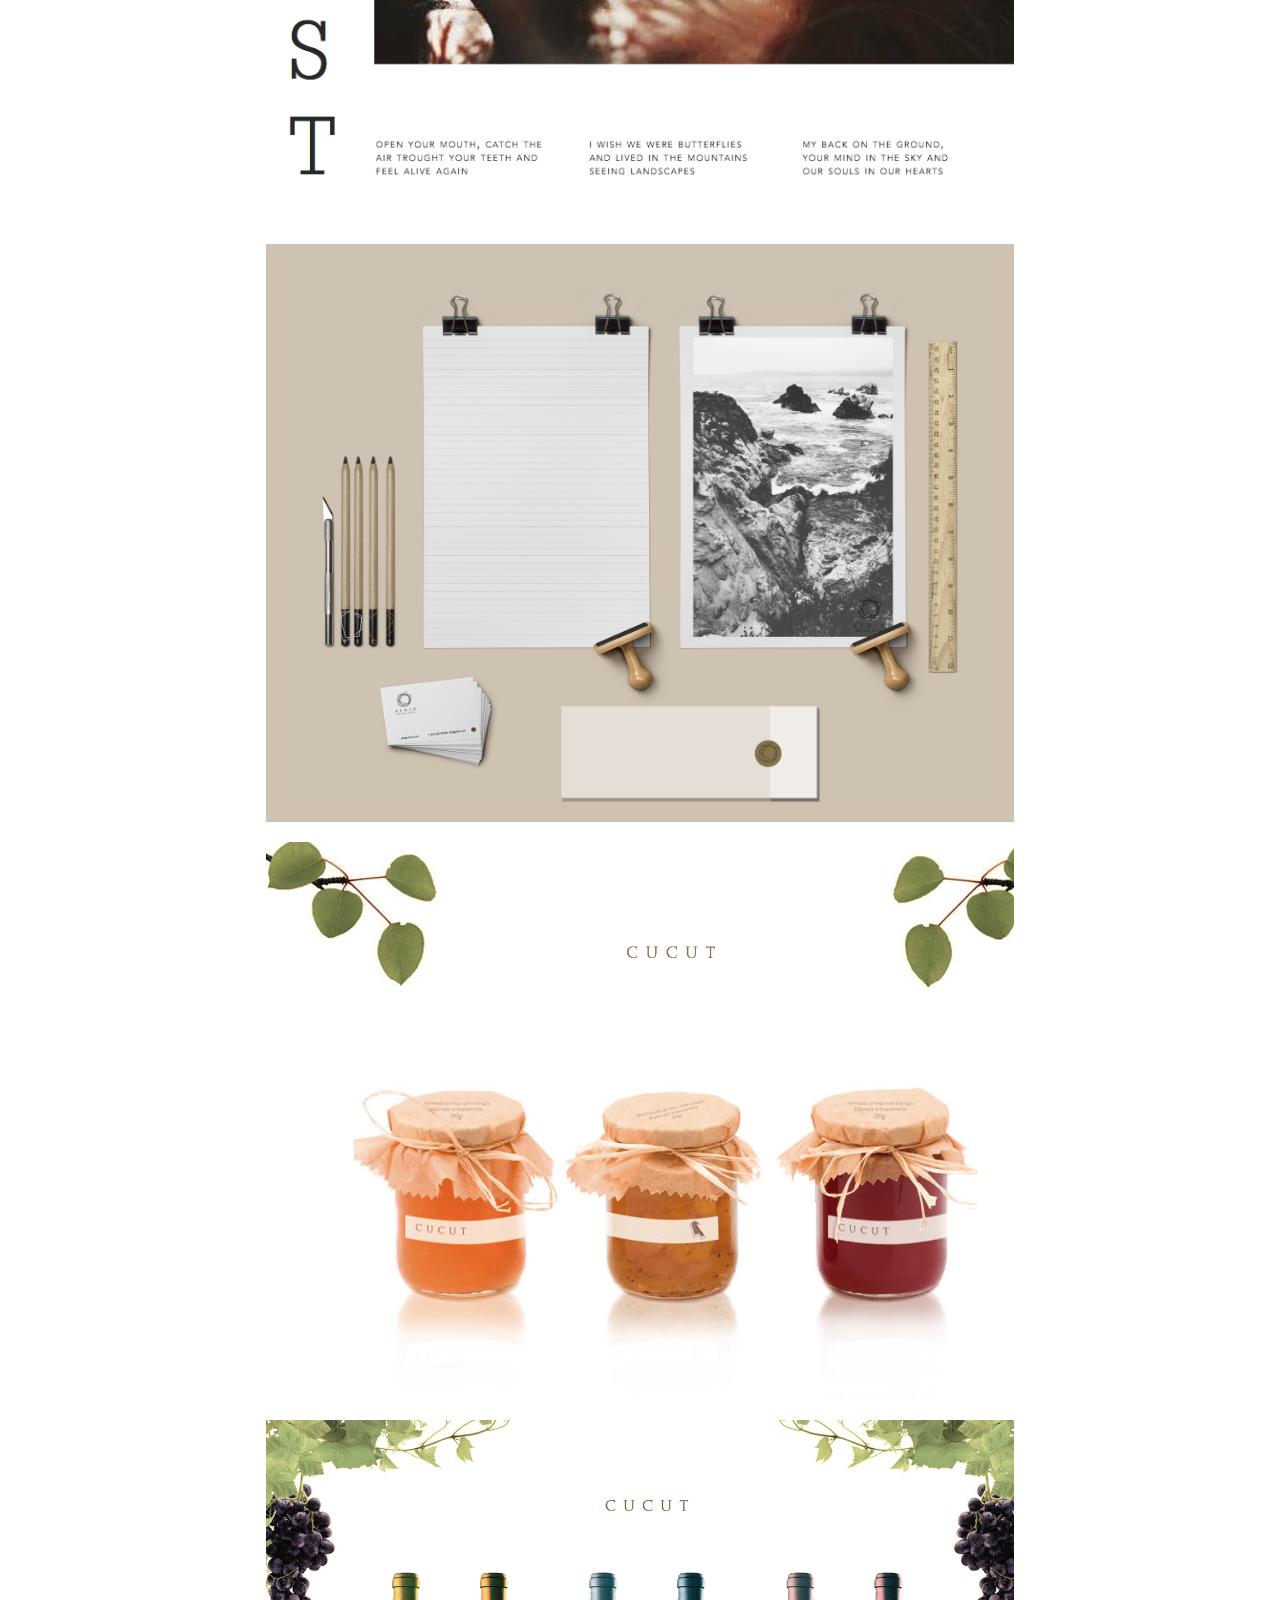
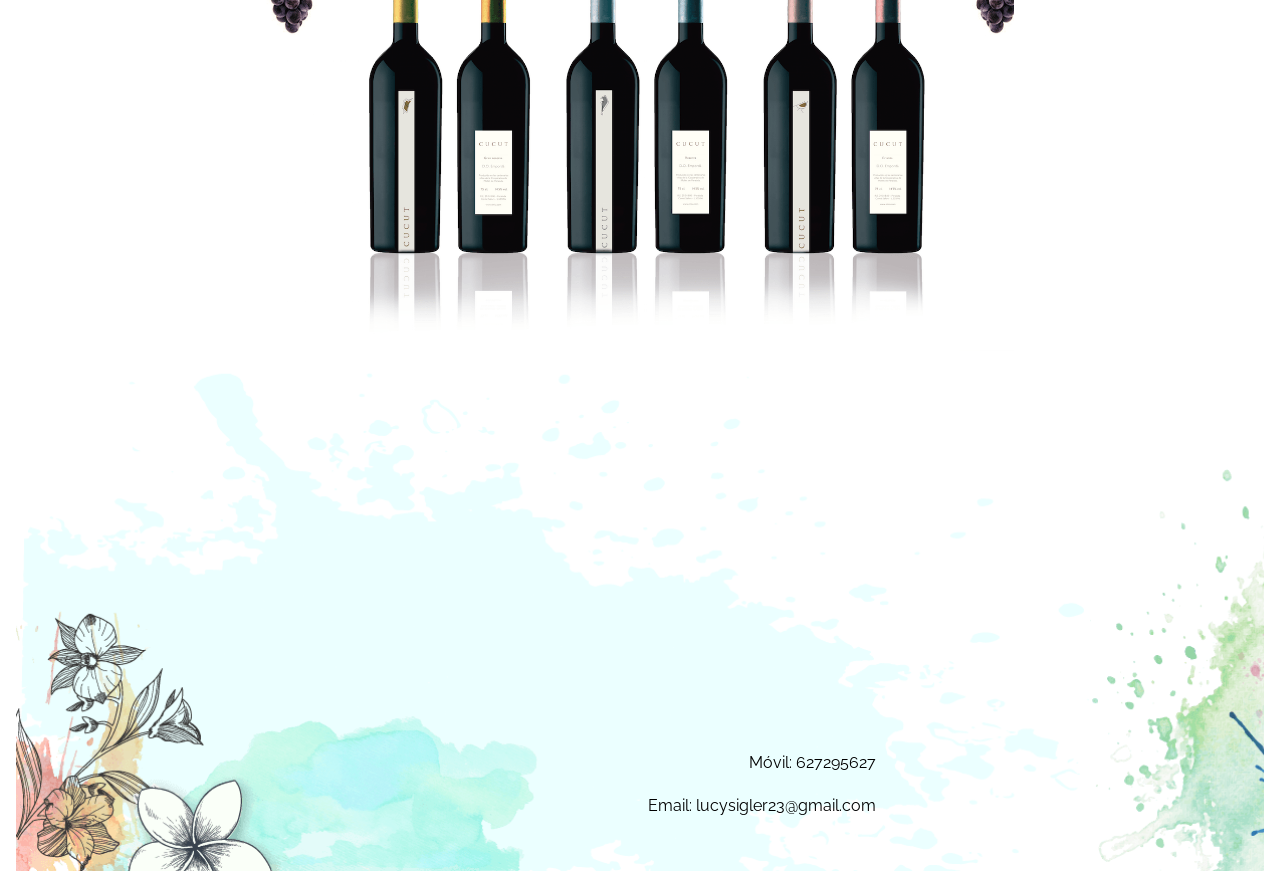
<file: ficha_niu.html>
<!DOCTYPE html>
<html>
<head>
	<title>Lucy Sigler Portafolio</title>
	<meta name="viewport" content="width=device-width, initial-scale=1, maximum-scale=1" />

	<link href='https://fonts.googleapis.com/css?family=Raleway' rel='stylesheet' type='text/css'>

	<link href='https://fonts.googleapis.com/css?family=Raleway:700' rel='stylesheet' type='text/css'>

	<link href='https://fonts.googleapis.com/css?family=Raleway:700' rel='stylesheet' type='text/css'>

	<link rel="stylesheet" href="css/main.css">
	<script src="https://ajax.googleapis.com/ajax/libs/jquery/1.9.1/jquery.min.js"></script>
	<script>
		$(function() {

			var btn_movil = $('#nav-mobile'),
			menu = $('#menu').find('ul');

	        // Al dar click agregar/quitar clases que permiten el despliegue del menú
	        btn_movil.on('click', function (e) {
	        	e.preventDefault();

	        	var el = $(this);

	        	el.toggleClass('nav-active');
	        	menu.toggleClass('open-menu');
	        })

	    });
	</script>

</head>

<body>
	<!-- MENU-->
	<div class="menu">
		<a href="index.html"><img SRC="img/logo.png"></a>
		<nav id="menuDesktop" ><a class="menuDesktop" id="nav_menuDesktop" href="#"></a>
			<a href="sobremi.html">Sobre mi</a> /
			<a href="portafolio.html">Portafolio</a> /
			<a href="contacto.html">Contacto</a>
		</nav> 
		<nav id="menu"><a class="nav-mobile" id="nav-mobile" href="#"></a>
			<ul>
				<li><a href="index.html">Home</a></li>
				<li><a href="sobremi.html">Sobre mi</a></li>
				<li><a href="portafolio.html">Portafolio</a></li>
				<li><a href="contacto.html">Contacto</a></li>
			</ul>
		</nav>           

	</div>


	<!-- pagina-->

<div class="migadepan">
<p id="breadcrumb">
  <a href="index.html">Home</a>
 <a href="portafolio.html">Portafolio</a>
  <a href="ficha_niu.html">El Niu</a>
  
 
	</ul></div>


	<div class="contenedor_ficha">

<img src="img/logoniuvertical.png">


	<div class="texto_exp">	
	<h1>El Niu </h1>
	<p>
		<p>Branding de El Niu.   Proyecto colaborativo donde diseñabamos un concepto de hotelnatural en medio del bosque de la Garriga. 5 cabañas conforman este hotel de lujo suspendido en las copas de los árboles. En este proyecto diseñábamos desde la publicidad, el brading,web, packaging hasta una revista para el hotel</p>
	</div>
		
	
		<img src="img/moodboard.png">
		<img src="img/logoniu.png">		
		<img src="img/gel.png">

		<img src="img/llaves.png">
		<img<img src= "logoniu.png" src="img/niu1.jpg">
		<img src="img/cartel.png">
		<img src="img/marquesina.png">
		<img src="img/revista.png">
		<img src="img/papeleria elniu.jpg">
		<img src="img/miel.png">

		<img src="img/vino.png">
		





	</div>


<footer>
	<div class="info_footer">
			<p>Móvil: 627295627</p>
			<p>Email: lucysigler23@gmail.com</p>
			</div>
</footer>
</body>

</html>
</file>
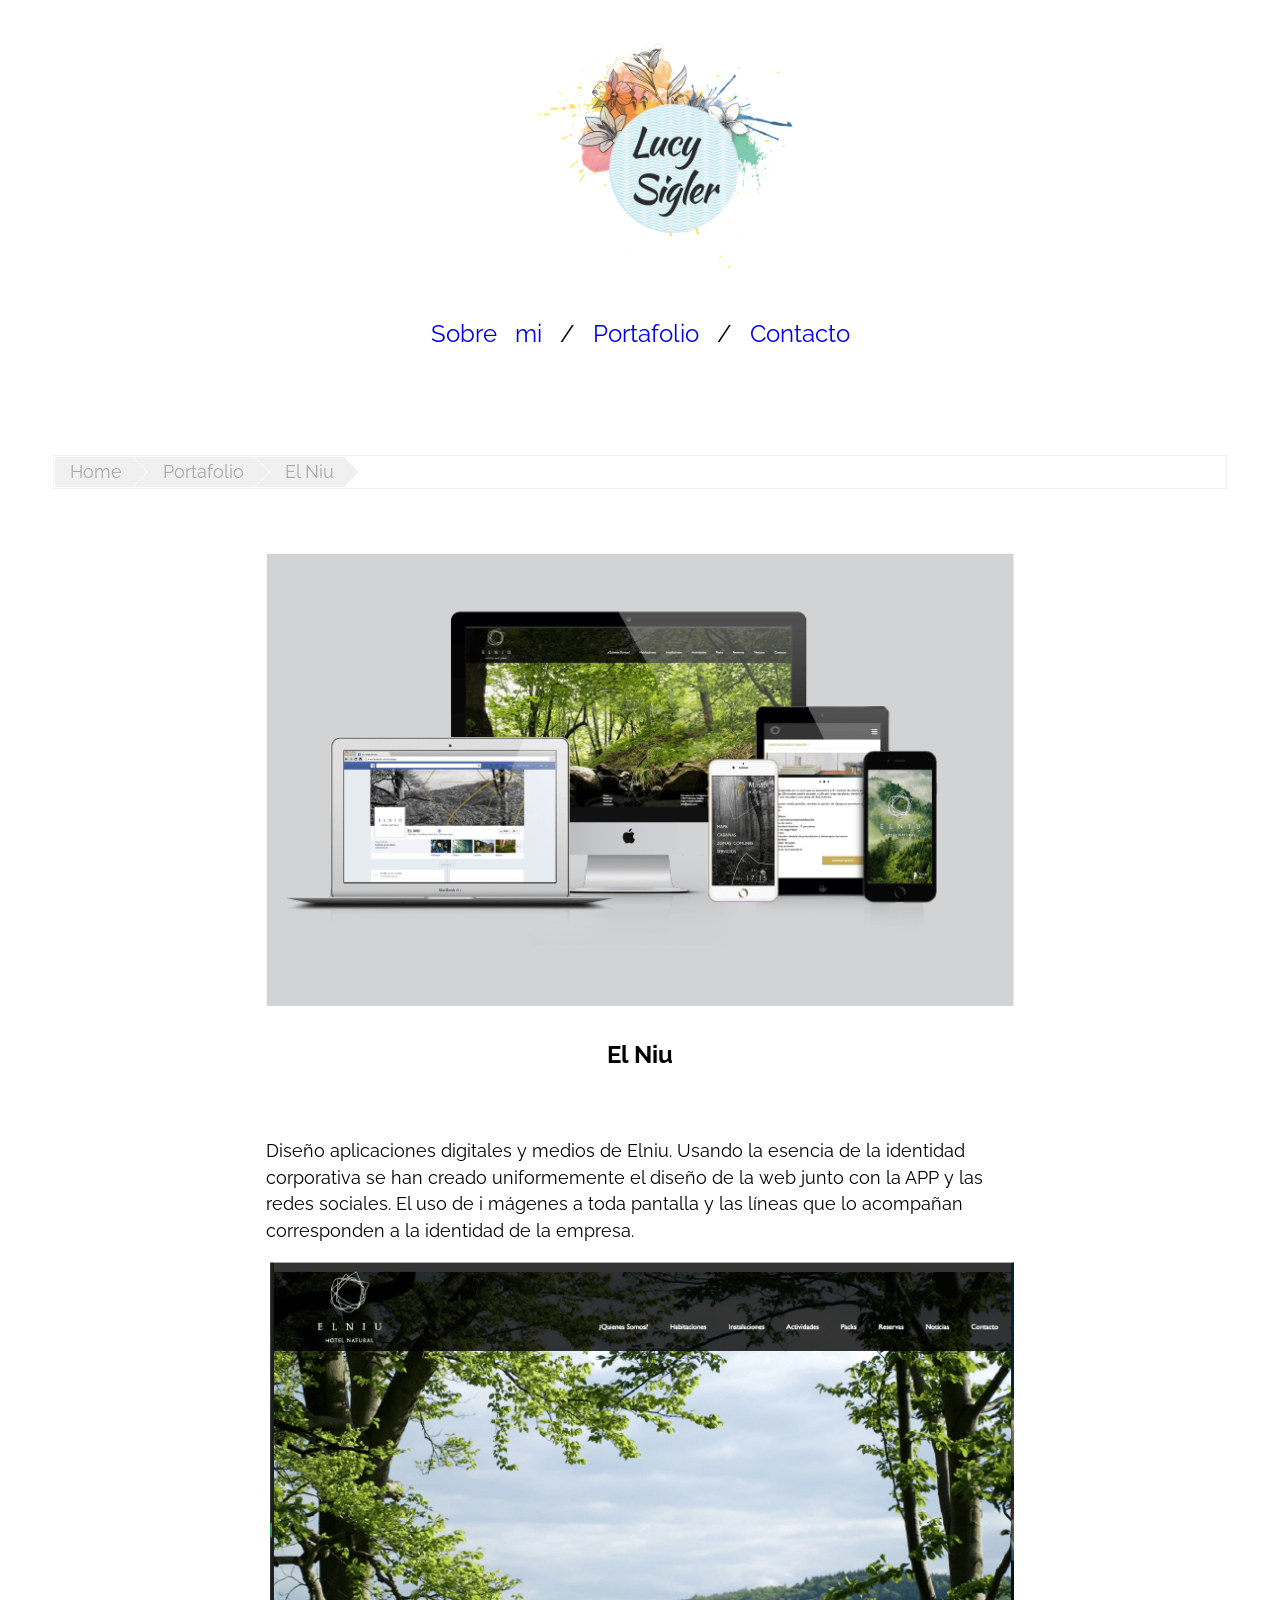
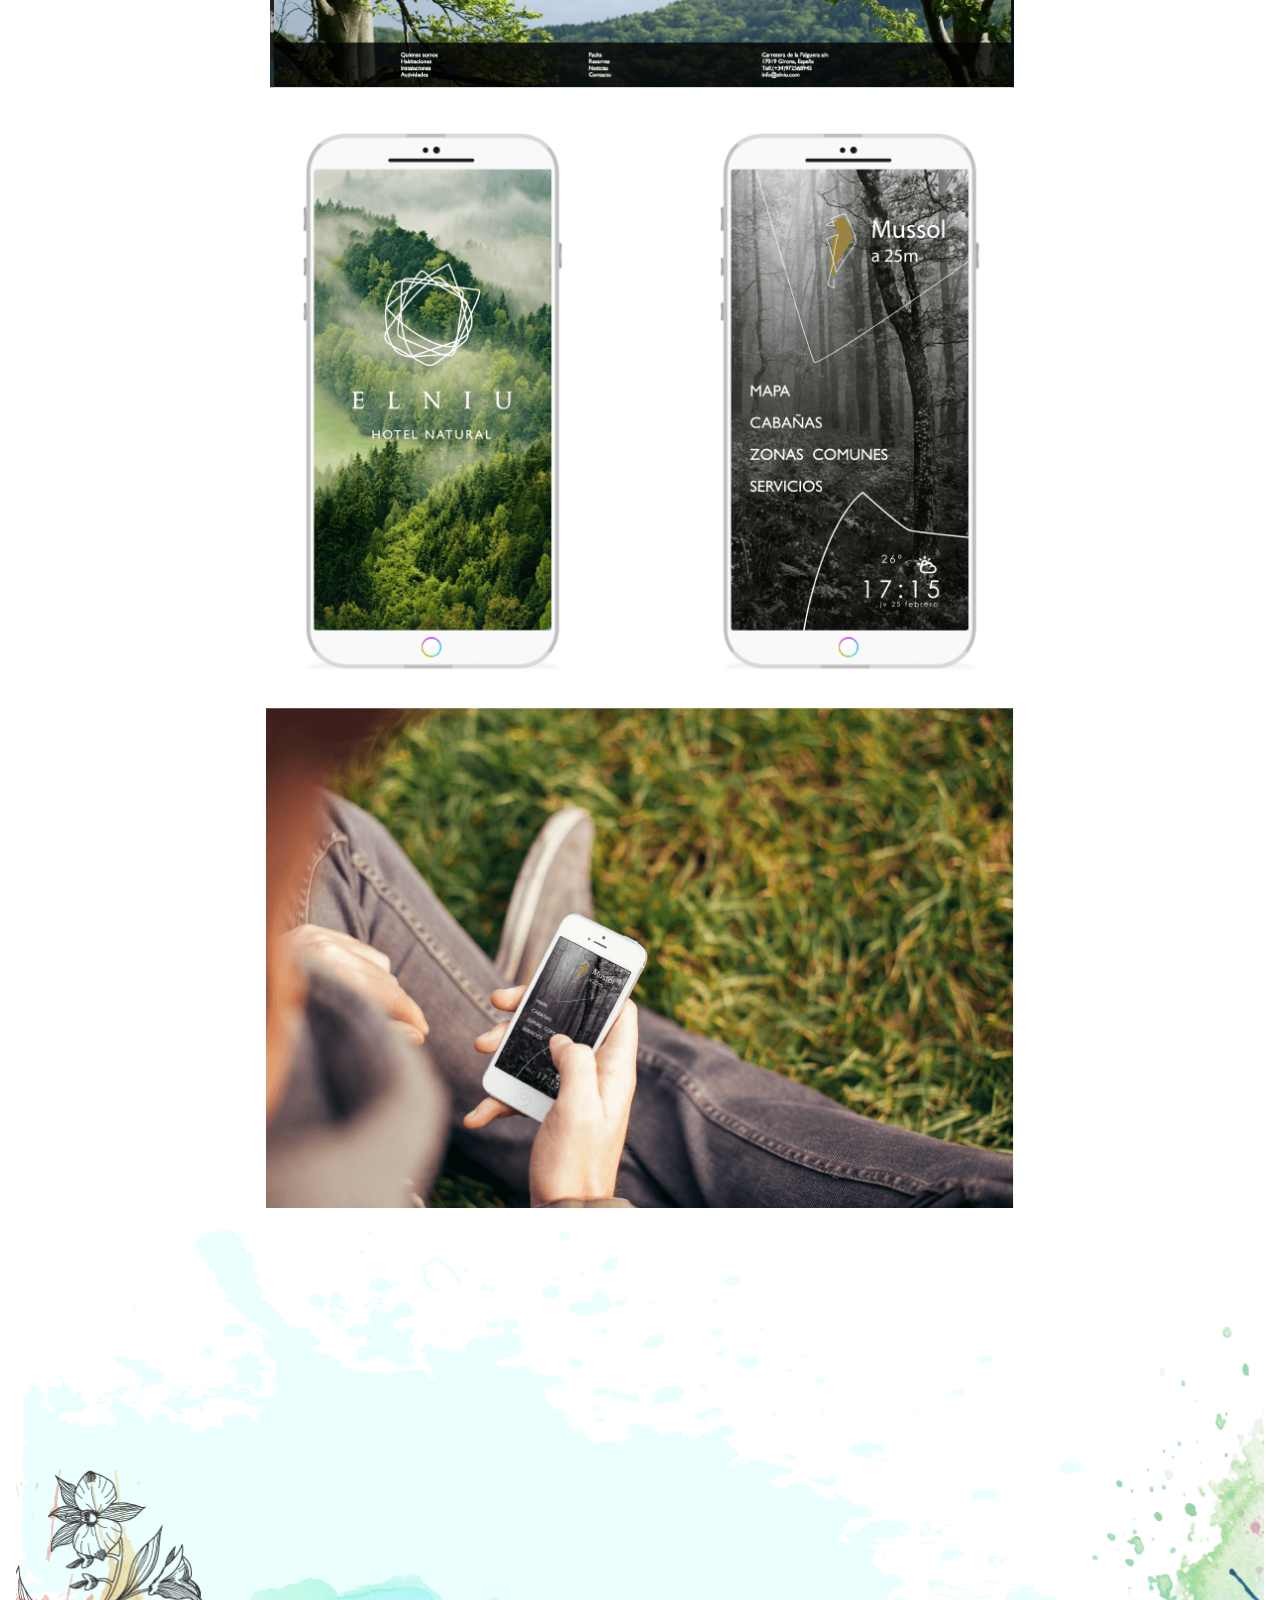
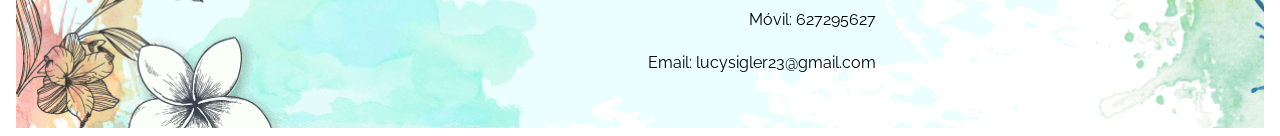
<file: ficha_niu_digital.html>
<!DOCTYPE html>
<html>
<head>
	<title>Lucy Sigler Portafolio</title>
	<meta name="viewport" content="width=device-width, initial-scale=1, maximum-scale=1" />

	<link href='https://fonts.googleapis.com/css?family=Raleway' rel='stylesheet' type='text/css'>

	<link href='https://fonts.googleapis.com/css?family=Raleway:700' rel='stylesheet' type='text/css'>

	<link href='https://fonts.googleapis.com/css?family=Raleway:700' rel='stylesheet' type='text/css'>

	<link rel="stylesheet" href="css/main.css">
	<script src="https://ajax.googleapis.com/ajax/libs/jquery/1.9.1/jquery.min.js"></script>
	<script>
		$(function() {

			var btn_movil = $('#nav-mobile'),
			menu = $('#menu').find('ul');

	        // Al dar click agregar/quitar clases que permiten el despliegue del menú
	        btn_movil.on('click', function (e) {
	        	e.preventDefault();

	        	var el = $(this);

	        	el.toggleClass('nav-active');
	        	menu.toggleClass('open-menu');
	        })

	    });
	</script>

</head>

<body>
	<!-- MENU-->
	<div class="menu">
		<a href="index.html"><img SRC="img/logo.png"></a>
		<nav id="menuDesktop" ><a class="menuDesktop" id="nav_menuDesktop" href="#"></a>
			<a href="sobremi.html">Sobre mi</a> /
			<a href="portafolio.html">Portafolio</a> /
			<a href="contacto.html">Contacto</a>
		</nav> 
		<nav id="menu"><a class="nav-mobile" id="nav-mobile" href="#"></a>
			<ul>
				<li><a href="index.html">Home</a></li>
				<li><a href="sobremi.html">Sobre mi</a></li>
				<li><a href="portafolio.html">Portafolio</a></li>
				<li><a href="contacto.html">Contacto</a></li>
			</ul>
		</nav>           

	</div>


	<!-- pagina-->

<div class="migadepan">
<p id="breadcrumb">
  <a href="index.html">Home</a>
 <a href="portafolio.html">Portafolio</a>
  <a href="ficha_niu_digital.html">El Niu</a>
  
 
	</ul></div>


	<div class="contenedor_ficha">



		<img src="img/portfolio_web-02.png">

	<div class="texto_exp">	
	<h1>El Niu</h1>
	<p>
		<p>Diseño aplicaciones digitales y medios de Elniu. Usando la esencia de la identidad corporativa se han creado  uniformemente el diseño de la web junto con la APP y las redes 
sociales. El uso de i
mágenes a toda pantalla y las líneas que lo acompañan corresponden a la 
identidad de la empresa.</p>
	</div>
		<img src="img/portfolio_web-03.png">
		<img src="img/portfolio_web-04.png">
		<img src="img/portfolio_web-05.png">
	</div>


<footer>
	<div class="info_footer">
			<p>Móvil: 627295627</p>
			<p>Email: lucysigler23@gmail.com</p>
			</div>
</footer>
</body>

</html>
</file>
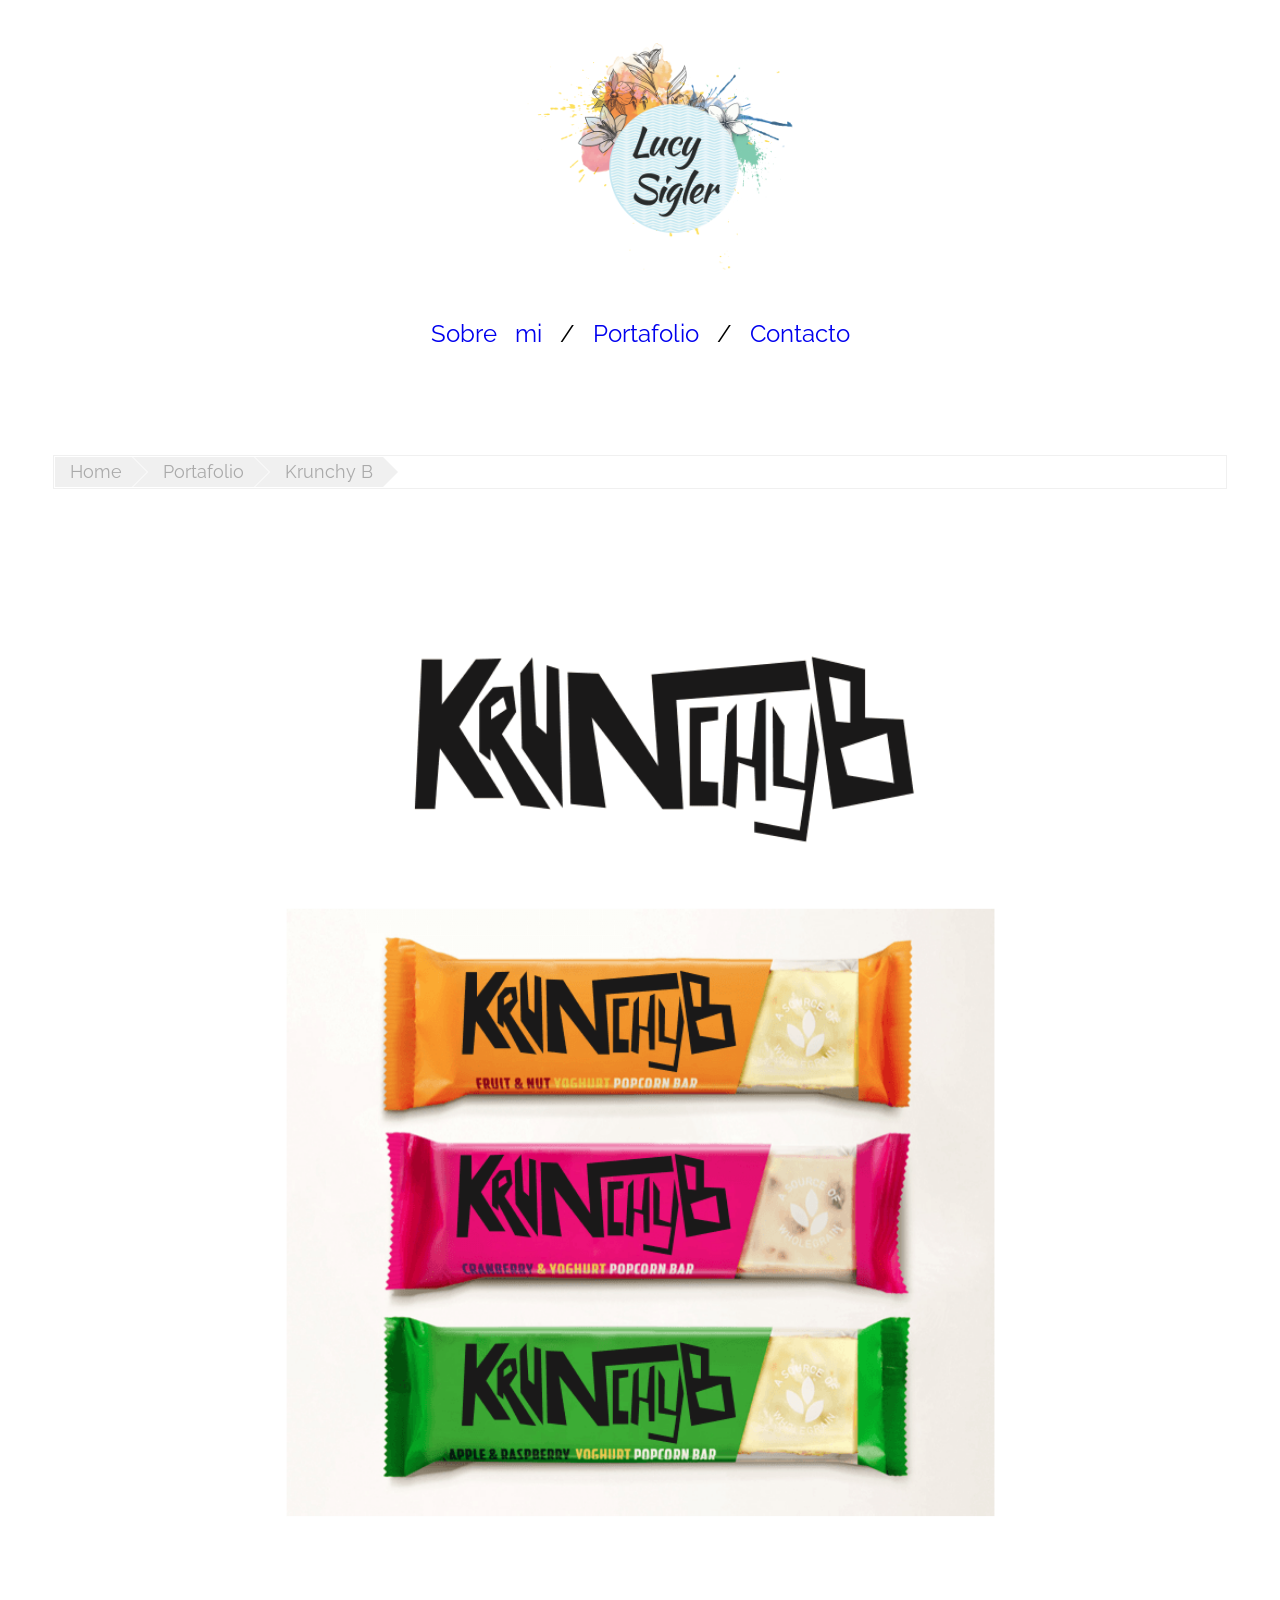
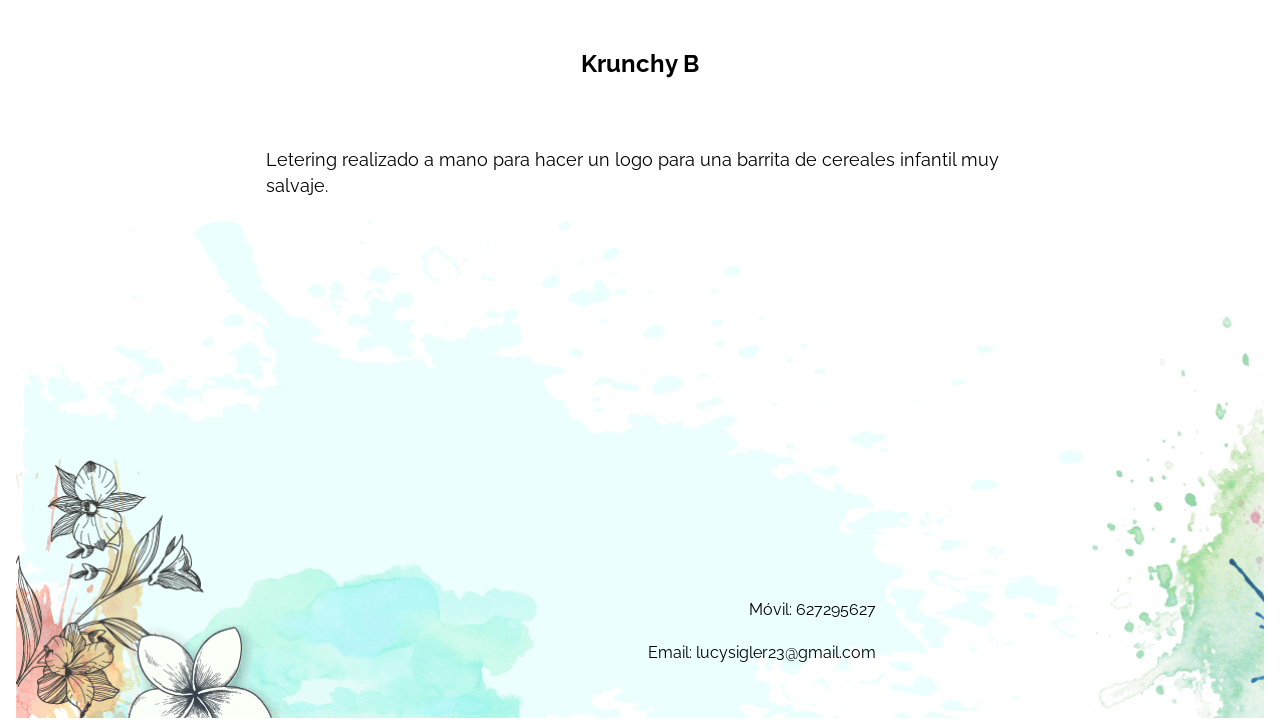
<file: letering.html>
<!DOCTYPE html>
<html>
<head>
	<title>Lucy Sigler Portafolio</title>
	<meta name="viewport" content="width=device-width, initial-scale=1, maximum-scale=1" />

	<link href='https://fonts.googleapis.com/css?family=Raleway' rel='stylesheet' type='text/css'>

	<link href='https://fonts.googleapis.com/css?family=Raleway:700' rel='stylesheet' type='text/css'>

	<link href='https://fonts.googleapis.com/css?family=Raleway:700' rel='stylesheet' type='text/css'>

	<link rel="stylesheet" href="css/main.css">
	<script src="https://ajax.googleapis.com/ajax/libs/jquery/1.9.1/jquery.min.js"></script>
	<script>
		$(function() {

			var btn_movil = $('#nav-mobile'),
			menu = $('#menu').find('ul');

	        // Al dar click agregar/quitar clases que permiten el despliegue del menú
	        btn_movil.on('click', function (e) {
	        	e.preventDefault();

	        	var el = $(this);

	        	el.toggleClass('nav-active');
	        	menu.toggleClass('open-menu');
	        })

	    });
	</script>

</head>

<body>
	<!-- MENU-->
	<div class="menu">
		<a href="index.html"><img SRC="img/logo.png"></a>
		<nav id="menuDesktop" ><a class="menuDesktop" id="nav_menuDesktop" href="#"></a>
			<a href="sobremi.html">Sobre mi</a> /
			<a href="portafolio.html">Portafolio</a> /
			<a href="contacto.html">Contacto</a>
		</nav> 
		<nav id="menu"><a class="nav-mobile" id="nav-mobile" href="#"></a>
			<ul>
				<li><a href="index.html">Home</a></li>
				<li><a href="sobremi.html">Sobre mi</a></li>
				<li><a href="portafolio.html">Portafolio</a></li>
				<li><a href="contacto.html">Contacto</a></li>
			</ul>
		</nav>           

	</div>


	<!-- pagina-->

<div class="migadepan">
<p id="breadcrumb">
  <a href="index.html">Home</a>
 <a href="portafolio.html">Portafolio</a>
  <a href="letering.html">Krunchy B</a>
  
 
	</ul></div>


	<div class="contenedor_ficha">



		<img src="img/letering.png">

	<div class="texto_exp">	
	<h1>Krunchy B</h1>
	<p>
		<p>Letering realizado a mano para hacer un logo para una barrita de cereales infantil muy salvaje.</p>
	</div>
		
	</div>


<footer>
	<div class="info_footer">
			<p>Móvil: 627295627</p>
			<p>Email: lucysigler23@gmail.com</p>
			</div>
</footer>
</body>

</html>
</file>
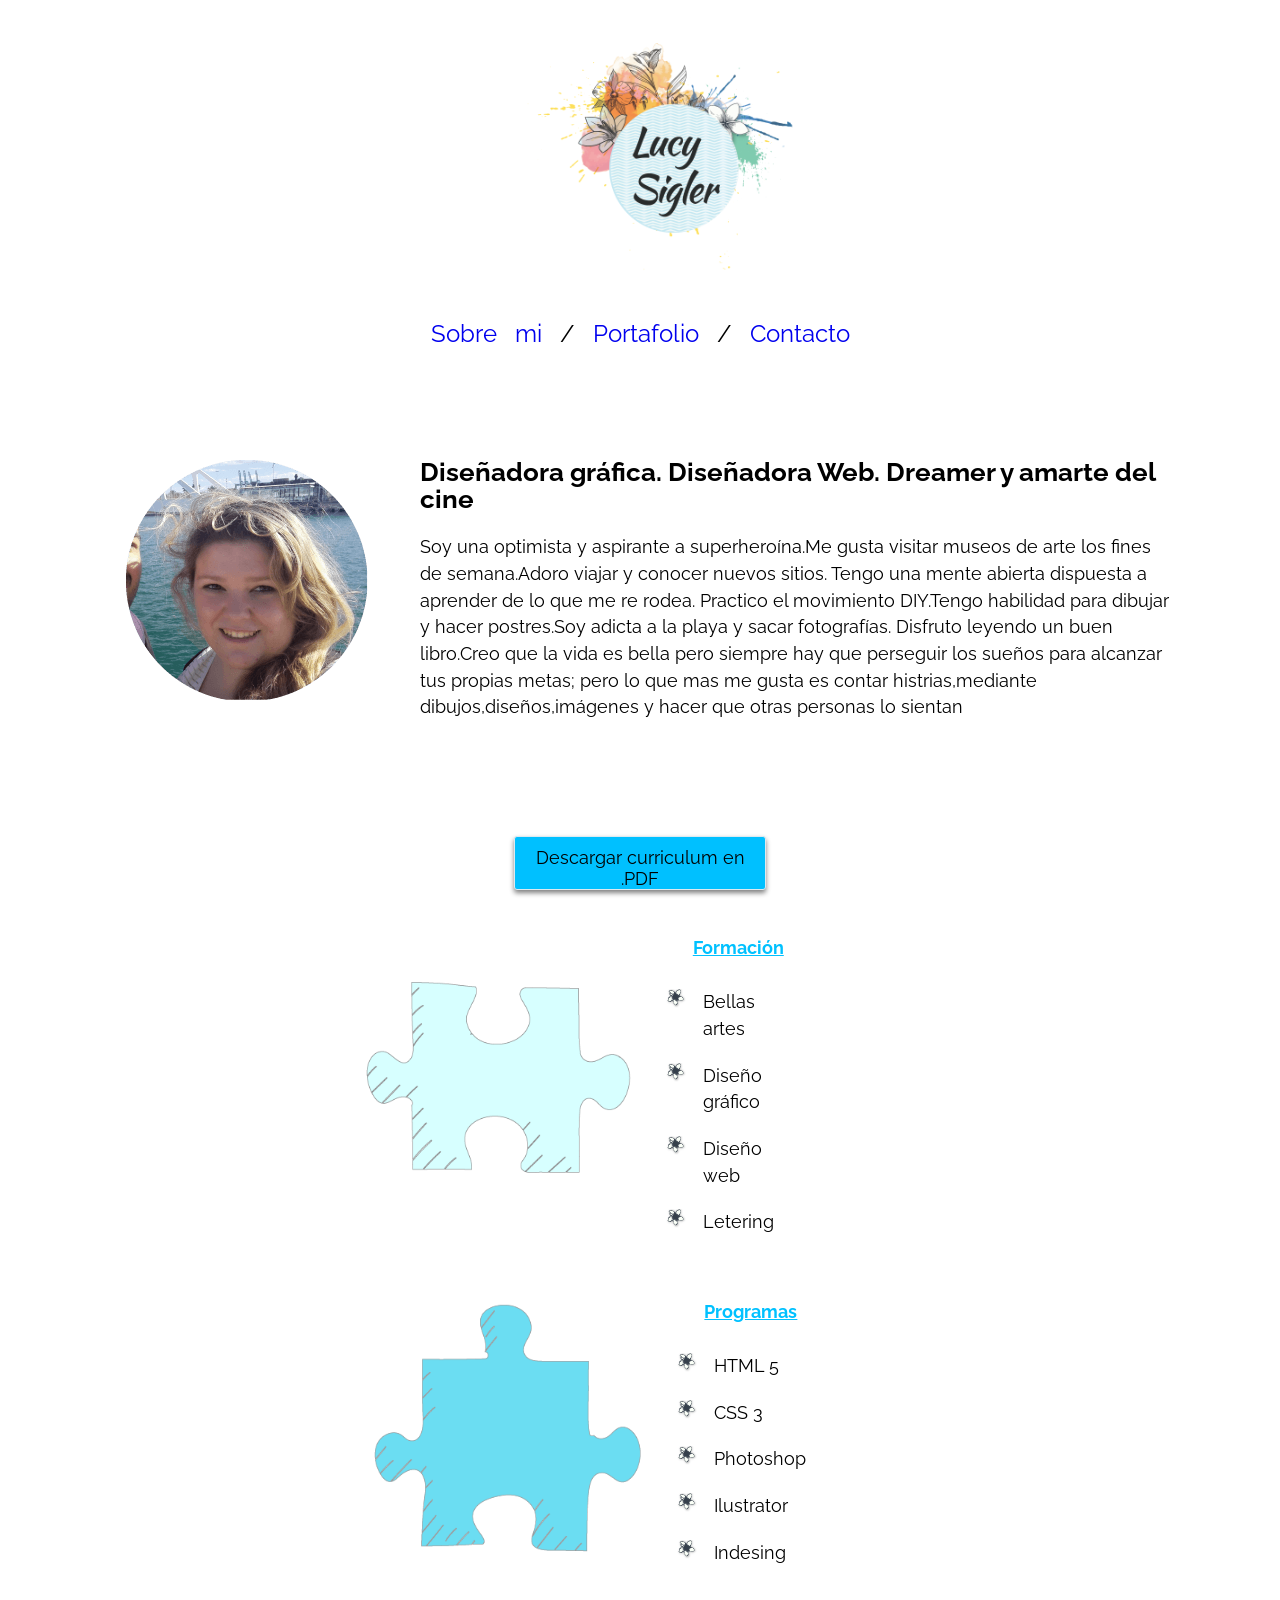
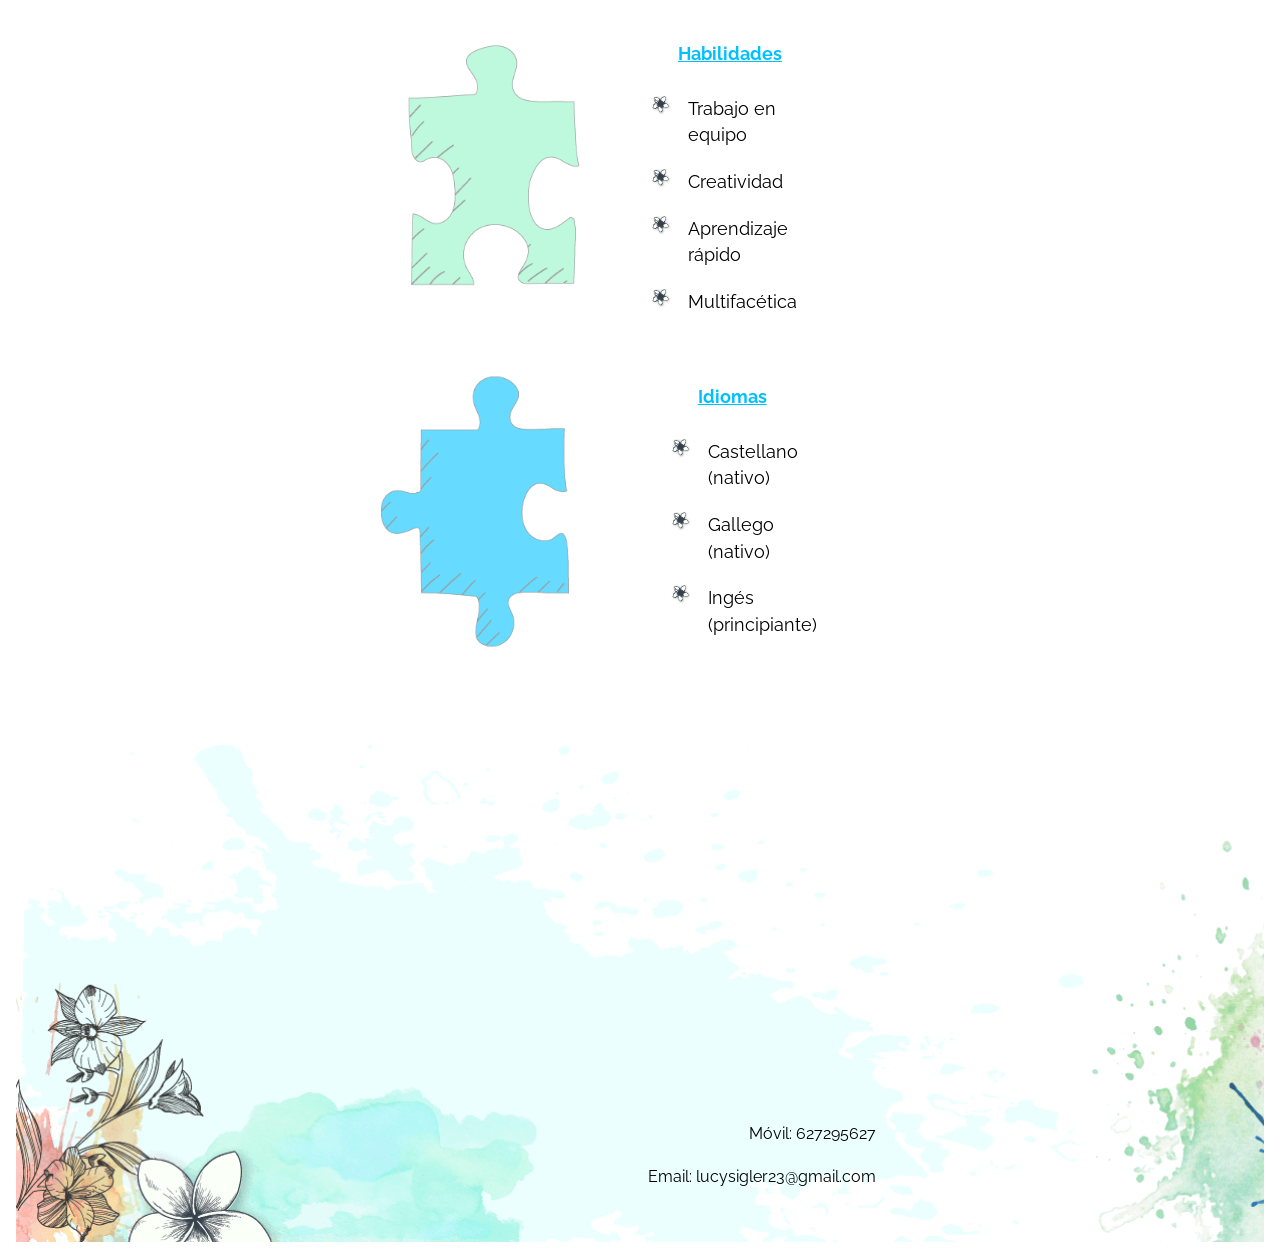
<file: sobremi.html>
<!DOCTYPE html>

<meta charset="utf-8">
<head>
	<title>Lucy Sigler Portafolio</title>
	<meta name="viewport" content="width=device-width, initial-scale=1, maximum-scale=1" />

	<link href='https://fonts.googleapis.com/css?family=Raleway' rel='stylesheet' type='text/css'>

	<link href='https://fonts.googleapis.com/css?family=Raleway:700' rel='stylesheet' type='text/css'>

	<link href='https://fonts.googleapis.com/css?family=Raleway:700' rel='stylesheet' type='text/css'>

	<link rel="stylesheet" href="css/main.css">
	<script src="https://ajax.googleapis.com/ajax/libs/jquery/1.9.1/jquery.min.js"></script>
	<script>
	    $(function() {

	        var btn_movil = $('#nav-mobile'),
	            menu = $('#menu').find('ul');

	        // Al dar click agregar/quitar clases que permiten el despliegue del menú
	        btn_movil.on('click', function (e) {
	            e.preventDefault();

	            var el = $(this);

	            el.toggleClass('nav-active');
	            menu.toggleClass('open-menu');
	        })

	    });
	</script>

</head>
<body>


<!-- MENU-->
	<div class="menu">
			<a href="index.html"><img SRC="img/logo.png"></a>
			<nav id="menuDesktop" ><a class="menuDesktop" id="nav_menuDesktop" href="#"></a>
				<a href="sobremi.html">Sobre mi</a> /
				<a href="portafolio.html">Portafolio</a> /
				<a href="contacto.html">Contacto</a>
			</nav> 
			 <nav id="menu"><a class="nav-mobile" id="nav-mobile" href="#"></a>
        <ul>
        <li><a href="index.html">Home</a></li>
        <li><a href="sobremi.html">Sobre mi</a></li>
        <li><a href="portafolio.html">Portafolio</a></li>
        <li><a href="contacto.html">Contacto</a></li>
        </ul>
    </nav>           

		</div>

<!-- Sobre mi-->
		<div class= "info">
		<div class="info_foto_texto">
			<img src="img/yo.png">
			<div class="sobremi">
			<h2>Diseñadora gráfica. Diseñadora Web. Dreamer y amarte del cine</h2>
			<p>Soy una optimista y aspirante a superheroína.Me gusta visitar museos de arte los fines de semana.Adoro viajar y conocer nuevos sitios. Tengo una mente abierta dispuesta a aprender de lo que me re rodea. Practico el movimiento DIY.Tengo habilidad para dibujar y hacer postres.Soy adicta a la playa y sacar fotografías. Disfruto leyendo un buen libro.Creo que la vida es bella pero siempre hay que perseguir los sueños para alcanzar tus propias metas; pero lo que mas me gusta es contar histrias,mediante dibujos,diseños,imágenes y hacer que otras personas lo sientan</p></div>

			

		</div>
			<div class="bajada">
			
				<a href="img/curriculum.pdf"  download="curriculum">
					<button type="imput">Descargar curriculum en .PDF</button>
				</a>
			</div>

		

		<div class="skins">
		<div class="SS1">
			<ul class="s1">
				<div class="pieza1">
					<img src="img/p1-02.png"></div>
				<div class="skin1">
					<p>Formación</p>
					<li>Bellas artes </li>
					<li>Diseño gráfico </li>
					<li>Diseño web </li>
					<li>Letering </li>
			
				</div>
			</ul></div>




	<div class="SS1">
			<ul class="s1">
			<div class="pieza1">
					<img src="img/p2.png"></div>
			<div class="skin1">
			<p>Programas</p>
				<li>HTML 5 </li>
				<li>CSS 3 </li>
				<li>Photoshop </li>
				<li>Ilustrator </li>
				<li>Indesing </li>
			</div></ul></div>
		


		<div class="SS1">
			<ul class="s1">
			<div class="pieza1">
					<img src="img/p3.png"></div>
			<div class="skin1">
			<p>Habilidades</p>
				<li>Trabajo en equipo </li>
				<li>Creatividad</li>
				<li>Aprendizaje rápido</li>
				<li>Multifacética</li>
			</div></ul></div>





		
	<div class="SS1">
			<ul class="s1">
			<div class="pieza1">
					<img src="img/p4.png"></div>
			<div class="skin1">
			<p>Idiomas</p>
				<li>Castellano<br>(nativo)</li>
				<li>Gallego<br>(nativo) </li>
				<li>Ingés<br>(principiante)</li>
				
				</div></ul>
		</div>

		
		</div>

		

		<footer>
			<div class="info_footer">
			<p>Móvil: 627295627</p>
			<p>Email: lucysigler23@gmail.com</p>
			</div>
			

		</footer>



</body>
</html>
</file>
<file: css/main.css>
@charset "UTF-8";
footer {
  background-image: url(../img/portafolio_movil.png);
  background-size: cover;
  width: 100%;
  height: 400px;
  font-size: 12pt;
  z-index: -1;
  position: relative;
  margin-top: -100px; }
  @media screen and (min-width: 768px) {
    footer {
      margin-top: -150px;
      background-image: url(../img/footer_web.png); } }
  @media screen and (min-width: 960px) {
    footer {
      width: 100%;
      height: 650px; } }
  footer .info_footer {
    position: absolute;
    right: 0;
    padding-top: 200px;
    text-align: right;
    z-index: 2;
    margin-top: 250px;
    font-size: 12pt;
    padding: 10pt; }
    @media screen and (min-width: 768px) {
      footer .info_footer {
        margin-top: 250px;
        margin-right: 200px; } }
    @media screen and (min-width: 960px) {
      footer .info_footer {
        margin-top: 500px;
        margin-right: 30%; } }

body {
  background-color: white;
  font-family: Raleway, sans-serif;
  margin-left: 1rem;
  margin-right: 1rem;
  font-size: 1.1rem;
  line-height: 20pt; }
  body h1 {
    font-size: 1.5rem; }

/*Formulario portafolio*/
.contacto {
  display: -webkit-box;
  display: -webkit-flex;
  display: -ms-flexbox;
  display: flex;
  -webkit-box-orient: vertical;
  -webkit-box-direction: normal;
  -webkit-flex-direction: column;
      -ms-flex-direction: column;
          flex-direction: column;
  -webkit-box-align: center;
  -webkit-align-items: center;
      -ms-flex-align: center;
          align-items: center; }
  @media screen and (min-width: 768px) {
    .contacto {
      -webkit-box-orient: horizontal;
      -webkit-box-direction: normal;
      -webkit-flex-direction: row;
          -ms-flex-direction: row;
              flex-direction: row;
      margin-right: 5%;
      margin-left: 5%; } }
  @media screen and (min-width: 960px) {
    .contacto {
      margin-right: 20%;
      margin-left: 20%; } }
  @media screen and (min-width: 768px) {
    .contacto .texto_contacto {
      margin-right: 30px;
      width: 30%;
      margin-bottom: 20%; } }

.formulario {
  font-size: 18px;
  margin-top: 2rem; }

input {
  background: #D1D3D4;
  margin: 5px;
  border: 1px solid #00C0FF;
  height: 40px; }

input:focus {
  background: #D1D3D4;
  margin: 5px;
  border: 1px solid black; }

textarea {
  background: #D1D3D4;
  margin: 5px;
  border: 1px solid #00C0FF;
  font-family: 'Raleway', serif; }

textarea:focus {
  background: #D1D3D4;
  margin: 5px;
  border: 1px solid black; }

.estilo-button {
  background-color: #00C0FF;
  margin: 10px;
  padding: 10px;
  border: 1px solid #DCEAF1;
  border-radius: 3px;
  color: black;
  font-family: 'Raleway', serif;
  font-size: 18px;
  box-shadow: grey 0px 3px 5px;
  border-radius: 4px;
  width: 230px;
  height: 50px; }

footer {
  background-image: url(../img/portafolio_movil.png);
  background-size: cover;
  width: 100%;
  height: 400px;
  font-size: 12pt;
  z-index: -1;
  position: relative;
  margin-top: -100px; }
  @media screen and (min-width: 768px) {
    footer {
      margin-top: -150px;
      background-image: url(../img/footer_web.png); } }
  @media screen and (min-width: 960px) {
    footer {
      width: 100%;
      height: 650px; } }
  footer .info_footer {
    position: absolute;
    right: 0;
    padding-top: 200px;
    text-align: right;
    z-index: 2;
    margin-top: 250px;
    font-size: 12pt;
    padding: 10pt; }
    @media screen and (min-width: 768px) {
      footer .info_footer {
        margin-top: 250px;
        margin-right: 200px; } }
    @media screen and (min-width: 960px) {
      footer .info_footer {
        margin-top: 500px;
        margin-right: 30%; } }

body {
  background-color: white;
  font-family: Raleway, sans-serif;
  margin-left: 1rem;
  margin-right: 1rem;
  font-size: 1.1rem;
  line-height: 20pt; }
  body h1 {
    font-size: 1.5rem; }

/*Formulario portafolio*/
.contacto {
  display: -webkit-box;
  display: -webkit-flex;
  display: -ms-flexbox;
  display: flex;
  -webkit-box-orient: vertical;
  -webkit-box-direction: normal;
  -webkit-flex-direction: column;
      -ms-flex-direction: column;
          flex-direction: column;
  -webkit-box-align: center;
  -webkit-align-items: center;
      -ms-flex-align: center;
          align-items: center; }
  @media screen and (min-width: 768px) {
    .contacto {
      -webkit-box-orient: horizontal;
      -webkit-box-direction: normal;
      -webkit-flex-direction: row;
          -ms-flex-direction: row;
              flex-direction: row;
      margin-right: 5%;
      margin-left: 5%; } }
  @media screen and (min-width: 960px) {
    .contacto {
      margin-right: 20%;
      margin-left: 20%; } }
  @media screen and (min-width: 768px) {
    .contacto .texto_contacto {
      margin-right: 30px;
      width: 30%;
      margin-bottom: 20%; } }

.formulario {
  font-size: 18px;
  margin-top: 2rem; }

input {
  background: #D1D3D4;
  margin: 5px;
  border: 1px solid #00C0FF;
  height: 40px; }

input:focus {
  background: #D1D3D4;
  margin: 5px;
  border: 1px solid black; }

textarea {
  background: #D1D3D4;
  margin: 5px;
  border: 1px solid #00C0FF;
  font-family: 'Raleway', serif; }

textarea:focus {
  background: #D1D3D4;
  margin: 5px;
  border: 1px solid black; }

.estilo-button {
  background-color: #00C0FF;
  margin: 10px;
  padding: 10px;
  border: 1px solid #DCEAF1;
  border-radius: 3px;
  color: black;
  font-family: 'Raleway', serif;
  font-size: 18px;
  box-shadow: grey 0px 3px 5px;
  border-radius: 4px;
  width: 230px;
  height: 50px; }

.info_foto_texto {
  display: -webkit-box;
  display: -webkit-flex;
  display: -ms-flexbox;
  display: flex;
  -webkit-box-align: center;
  -webkit-align-items: center;
      -ms-flex-align: center;
          align-items: center;
  -webkit-box-orient: vertical;
  -webkit-box-direction: normal;
  -webkit-flex-direction: column;
      -ms-flex-direction: column;
          flex-direction: column;
  margin-bottom: 7%; }
  .info_foto_texto img {
    margin-top: 5px;
    height: 100%;
    width: 100%; }
  @media screen and (min-width: 768px) {
    .info_foto_texto {
      height: 30%;
      width: 100%;
      display: -webkit-box;
      display: -webkit-flex;
      display: -ms-flexbox;
      display: flex;
      -webkit-box-orient: horizontal;
      -webkit-box-direction: normal;
      -webkit-flex-direction: row;
          -ms-flex-direction: row;
              flex-direction: row; }
      .info_foto_texto img {
        height: 20%;
        width: 20%;
        margin-right: 3%;
        margin-left: 5%; } }
  @media screen and (min-width: 968px) {
    .info_foto_texto {
      margin-right: 10%; }
      .info_foto_texto .sobremi {
        margin-right: 7%; }
      .info_foto_texto img {
        margin-left: 7%;
        margin-top: 5px;
        height: 30%;
        width: 30%; } }

.skins {
  display: -webkit-box;
  display: -webkit-flex;
  display: -ms-flexbox;
  display: flex;
  -webkit-box-orient: vertical;
  -webkit-box-direction: normal;
  -webkit-flex-direction: column;
      -ms-flex-direction: column;
          flex-direction: column;
  -webkit-box-pack: center;
  -webkit-justify-content: center;
      -ms-flex-pack: center;
          justify-content: center;
  -webkit-box-align: center;
  -webkit-align-items: center;
      -ms-flex-align: center;
          align-items: center;
  margin-bottom: 50px;
  text-align: left; }
  .skins li {
    padding: 10px; }
  .skins ul p {
    text-decoration: underline;
    font-weight: bold;
    color: #00C1FF; }
  @media screen and (min-width: 768px) {
    .skins {
      width: 80%; } }
  .skins ul {
    margin-left: 10%;
    list-style-image: url("../img/ul_flor.png"); }
  .skins .SS1 .s1 {
    display: -webkit-box;
    display: -webkit-flex;
    display: -ms-flexbox;
    display: flex; }
  .skins .SS1 .pieza1 {
    display: none; }
    @media screen and (min-width: 968px) {
      .skins .SS1 .pieza1 {
        display: inline; }
        .skins .SS1 .pieza1 img {
          height: 300px;
          width: 300px;
          margin-right: 50px; } }

header {
  background: #22282e;
  height: 60px;
  position: relative;
  width: 100%; }

/* Nuestro nav con id #menu lo flotaremos a la derecha*/
#menu {
  float: right; }

/* Quitamos estilos por defecto de el tag UL */
#menu ul {
  margin: 0;
  padding: 0;
  list-style: none;
  font-size: 14px; }

/* Centramos y ponemos los textos en mayuscula */
#menu li {
  display: block;
  float: left;
  text-transform: uppercase;
  text-align: center; }

/* Damos estilo a nuestros enlaces */
#menu li a {
  display: block;
  color: #fff;
  text-decoration: none;
  height: 60px;
  line-height: 60px;
  padding: 0 26px; }

#menu li a:hover {
  background: #151a1e;
  color: #ffc700; }

/* Estilos #nav-mobile y lo ocultamos */
#nav-mobile {
  background: url(../img/nav.png) no-repeat center center;
  float: right;
  width: 60px;
  height: 60px;
  position: absolute;
  right: 0;
  top: 0;
  opacity: .6; }

/* Agregaremos esta clase a #nav-mobile, cuando el menu mobile haya sido desplegado */
#nav-mobile.nav-active {
  opacity: 1; }

.menu img {
  width: 35%;
  margin-left: 40%;
  margin-right: 40%;
  max-width: 300px; }

/* mostramos #nav-mobile */
#menuDesktop {
  display: none; }

/* Fijamos nuestro nav en 100% ancho y dejamos de flotarlo */
#menu {
  width: 100%;
  float: none;
  padding-top: 60px; }

/* Convertimos nuestra lista de enlaces en un menú horizontal */
#menu ul {
  box-shadow: 0 1px 2px rgba(0, 0, 0, 0.5);
  max-height: 0;
  overflow: hidden; }

/* estilos para los LI del menu */
#menu li {
  background: #00C0FF;
  border-bottom: 1px solid #00C0FF;
  float: none; }

/* Quitamos el borde del ultimo item del menú */
#menu li:last-child {
  border-bottom: 0; }

#menu li a {
  padding: 15px 0;
  height: auto;
  line-height: normal; }

#menu li a:hover {
  color: black;
  background: #bcffff; }

/* Agregamos una animación al despligue del menú */
#menu ul.open-menu {
  max-height: 400px;
  -webkit-transition: max-height .4s;
  transition: max-height .4s; }

@media screen and (min-width: 768px) {
  #nav-mobile {
    display: none; }
  #menuDesktop {
    display: block; }
  #menuDesktop {
    text-align: center;
    margin-top: 30px;
    margin-bottom: 30px;
    font-size: 18pt;
    word-spacing: 0.5em; }
    #menuDesktop a {
      text-decoration: none; }
    #menuDesktop a:visited {
      color: black; }
    #menuDesktop a:hover {
      color: #00C0FF; }
    #menuDesktop nav {
      width: 300px;
      margin-left: 40%;
      margin-right: 40%;
      text-align: center; } }

.buttons {
  text-align: center; }

button {
  width: 14em;
  height: 3em;
  background-color: #00C0FF;
  margin: 10px;
  padding: 10px;
  border: 1px solid #DCEAF1;
  border-radius: 3px;
  color: black;
  font-family: 'Raleway', serif;
  font-size: 18px;
  box-shadow: grey 0px 3px 5px; }

.bajada {
  display: -webkit-box;
  display: -webkit-flex;
  display: -ms-flexbox;
  display: flex;
  -webkit-box-pack: center;
  -webkit-justify-content: center;
      -ms-flex-pack: center;
          justify-content: center; }
  .bajada .d_curriculum {
    background: #00C1FF;
    height: 100%;
    width: 100%; }

.wraper {
  align: center;
  background-color: skyblue; }
  @media screen and (min-width: 768px) {
    .wraper {
      margin-left: 10%;
      margin-right: 10%; } }
  @media screen and (min-width: 960px) {
    .wraper {
      margin-left: 3%;
      margin-right: 3%; } }
  .wraper img {
    float: left;
    width: 100%;
    height: 100%;
    margin: 0 auto 20px; }
    @media screen and (min-width: 768px) {
      .wraper img {
        width: 45%;
        height: 45%;
        margin: 10px; } }
    @media screen and (min-width: 960px) {
      .wraper img {
        width: 22%;
        height: 22%; } }

.after-box {
  clear: left; }

/*.breadcrumbs { 
	list-style: none; 
	overflow: hidden; 
	
}
.breadcrumbs li { 
	float: left; 
}*/
#breadcrumb {
  margin-bottom: 20px;
  line-height: 30px;
  color: #aaa;
  padding: 1px;
  border: 1px solid #F0F0F0;
  margin-bottom: 4rem;
  margin-right: 3%;
  margin-left: 3%;
  height: 30px; }
  #breadcrumb a {
    display: block;
    float: left;
    background: #F0F0F0;
    padding-right: 10px;
    height: 30px;
    margin-right: 31px;
    position: relative;
    text-decoration: none;
    color: #aaa; }
    #breadcrumb a:last-of-type {
      margin-right: 25px; }
    #breadcrumb a:before {
      content: "";
      display: block;
      width: 0;
      height: 0;
      position: absolute;
      top: 0;
      left: -30px;
      border: 15px solid transparent;
      border-color: #F0F0F0;
      border-left-color: transparent; }
    #breadcrumb a:after {
      content: "";
      display: block;
      width: 0;
      height: 0;
      position: absolute;
      top: 0;
      right: -30px;
      border: 15px solid transparent;
      border-left-color: #F0F0F0; }
    #breadcrumb a:first-of-type {
      padding-left: 15px; }
      #breadcrumb a:first-of-type:before {
        display: none; }
    #breadcrumb a:hover {
      background: #00b0ec;
      color: #fff;
      text-decoration: none; }
      #breadcrumb a:hover:before {
        border-color: #00b0ec;
        border-left-color: transparent; }
      #breadcrumb a:hover:after {
        border-left-color: #00b0ec; }

.contenedor_ficha {
  max-width: 1200px;
  float: center; }
  @media screen and (min-width: 768px) {
    .contenedor_ficha {
      margin-right: 20%;
      margin-left: 20%; } }
  .contenedor_ficha img {
    display: block;
    margin: 0 auto 20px;
    clear: both;
    width: 100%;
    max-width: 1200px; }
  .contenedor_ficha .texto_exp {
    display: -webkit-box;
    display: -webkit-flex;
    display: -ms-flexbox;
    display: flex;
    -webkit-box-orient: vertical;
    -webkit-box-direction: normal;
    -webkit-flex-direction: column;
        -ms-flex-direction: column;
            flex-direction: column;
    -webkit-box-align: center;
    -webkit-align-items: center;
        -ms-flex-align: center;
            align-items: center;
    -webkit-box-pack: center;
    -webkit-justify-content: center;
        -ms-flex-pack: center;
            justify-content: center;
    -webkit-align-content: center;
        -ms-flex-line-pack: center;
            align-content: center; }

.img_home {
  float: center; }
  .img_home img {
    display: block;
    margin: 0 auto 20px;
    clear: both;
    width: 100%;
    max-width: 700px; }
    @media screen and (min-width: 768px) {
      .img_home img {
        margin-top: -70px; } }

.menu_home {
  width: 150px;
  position: relative;
  list-style: none;
  z-index: 1; }
  .menu_home a {
    text-decoration: none; }
</file>
